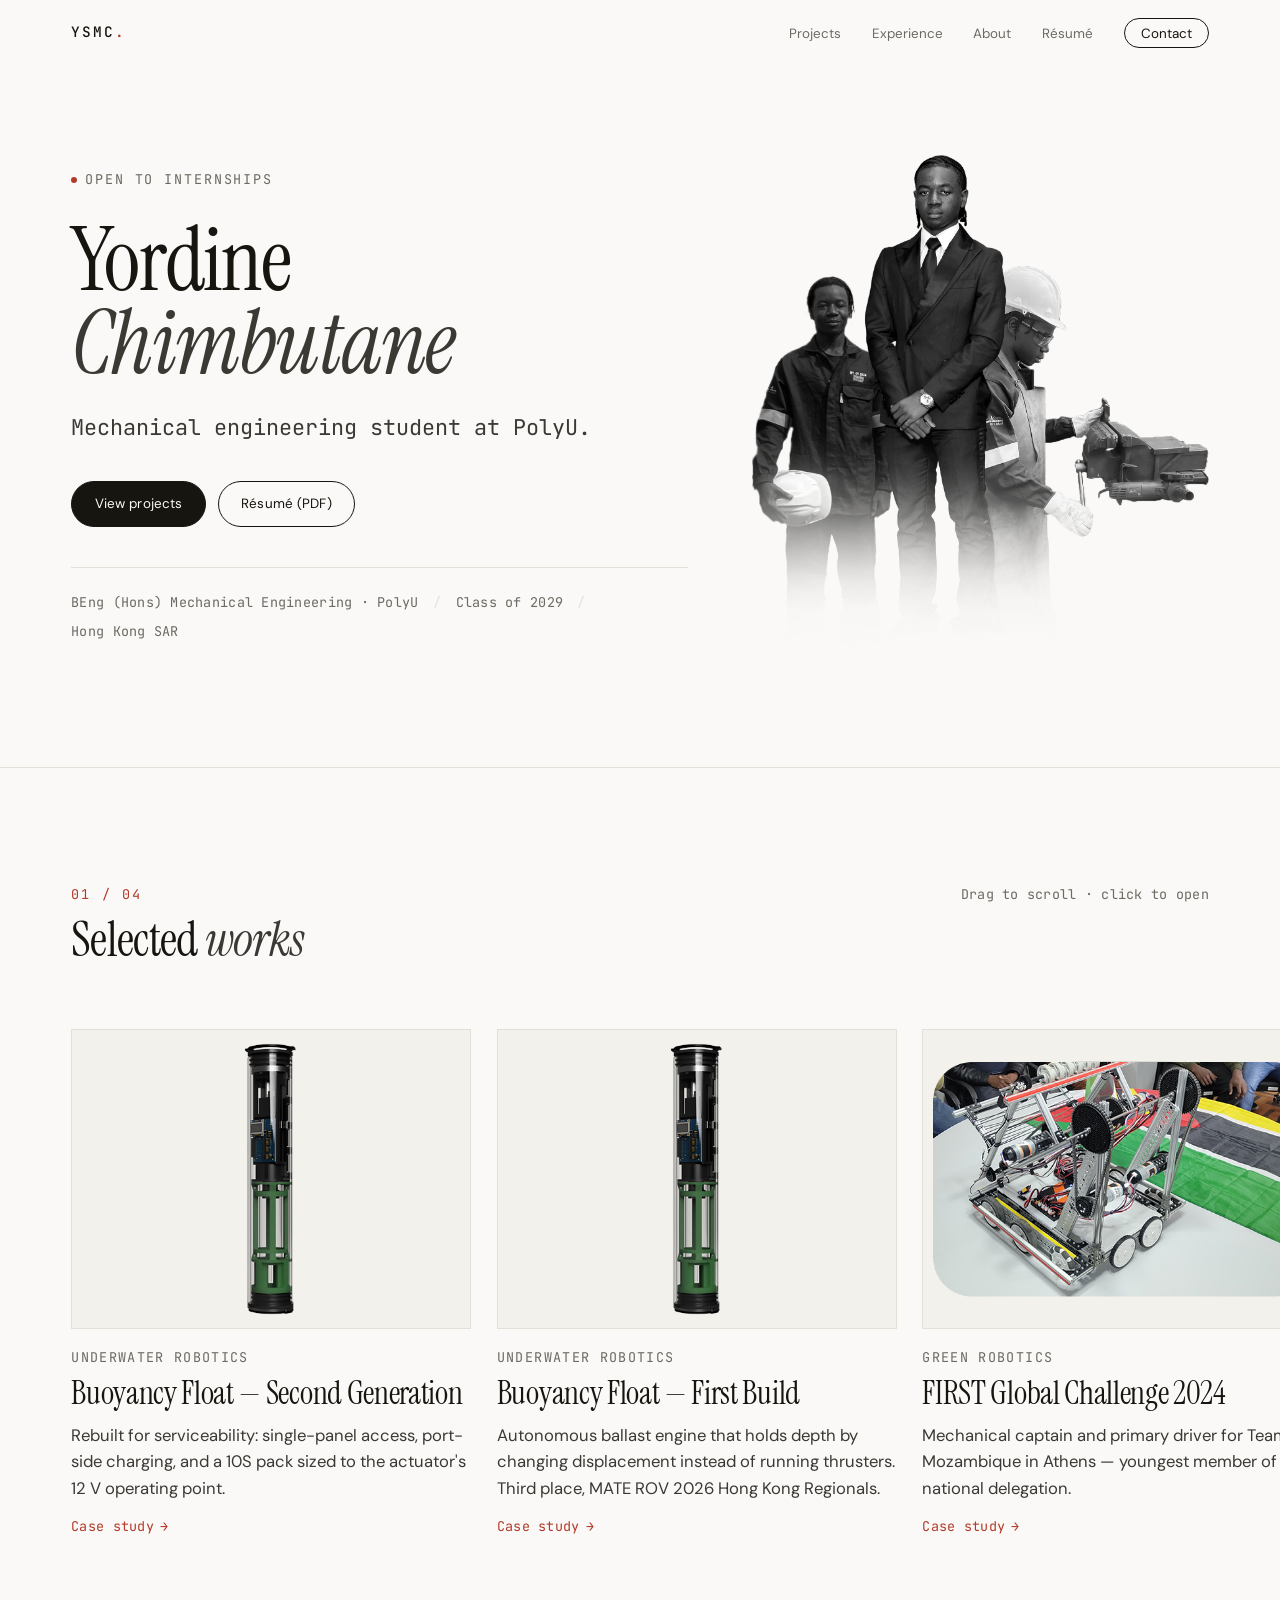
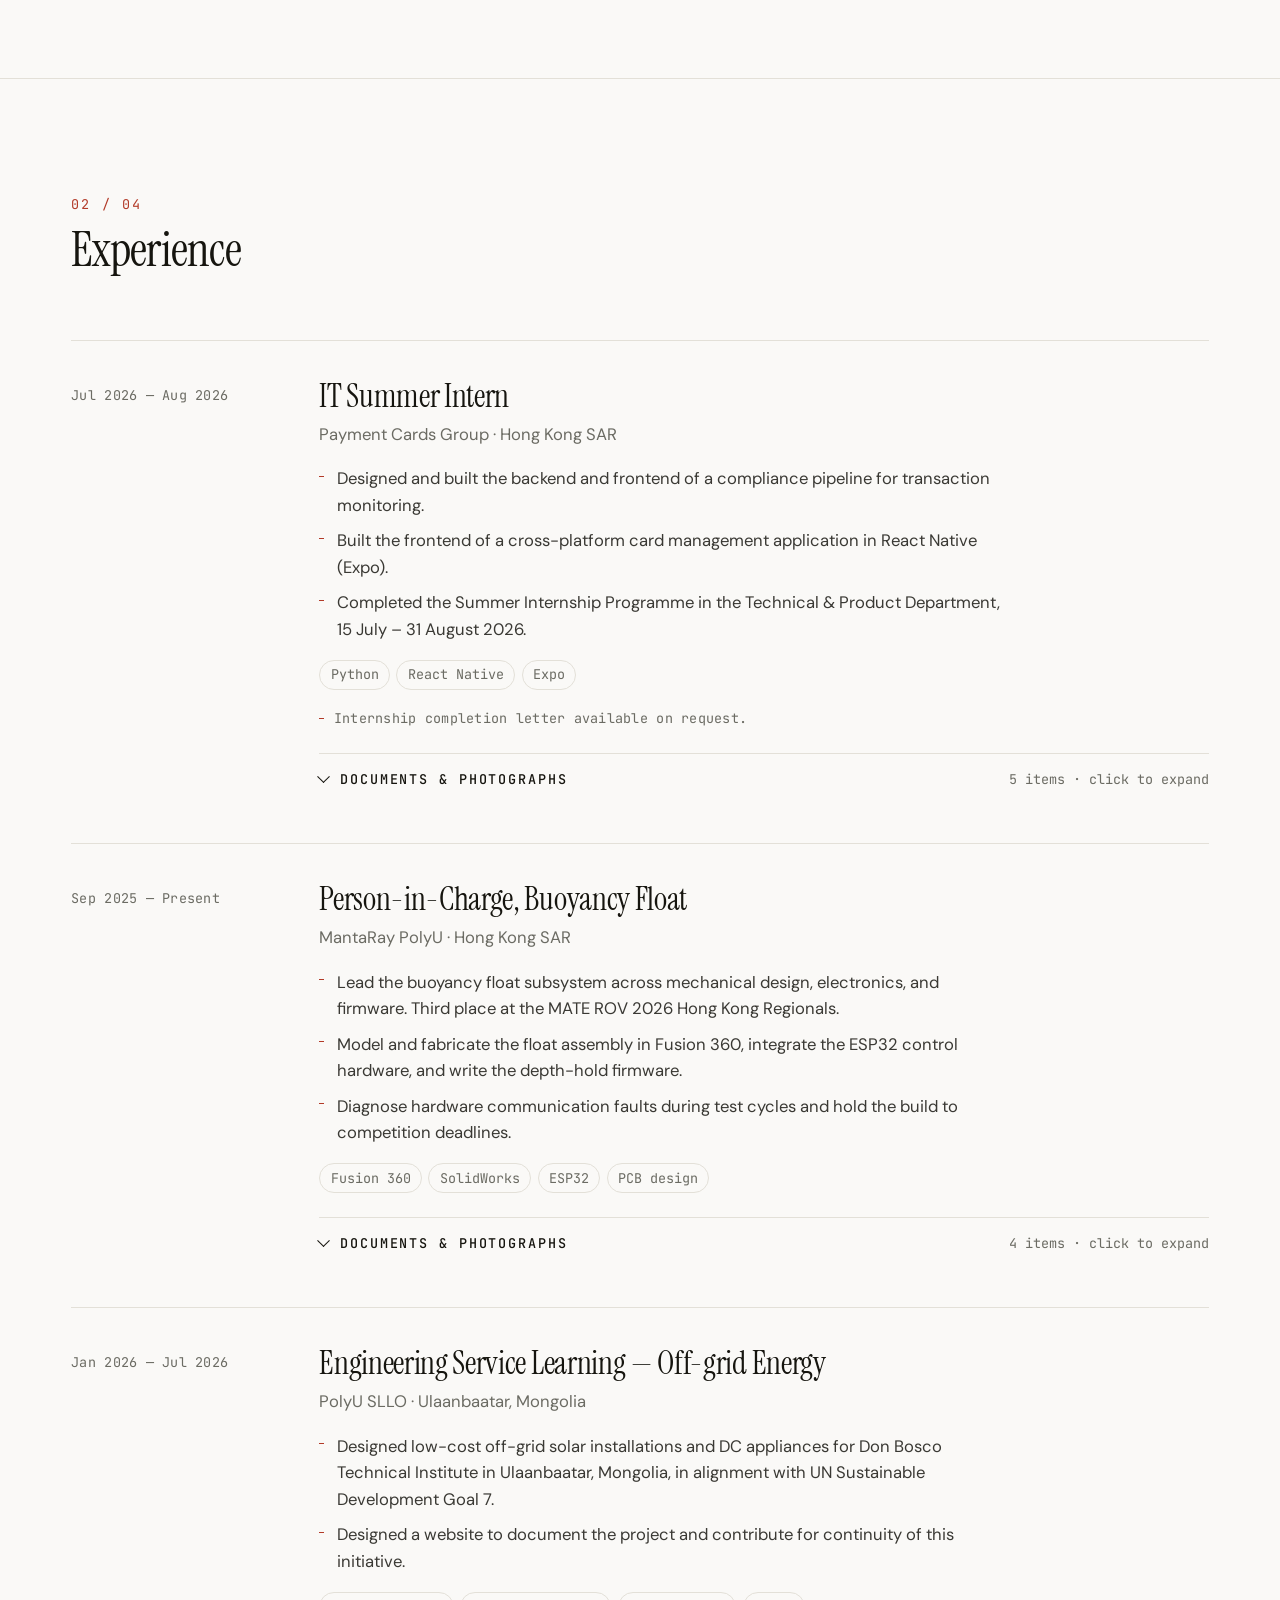
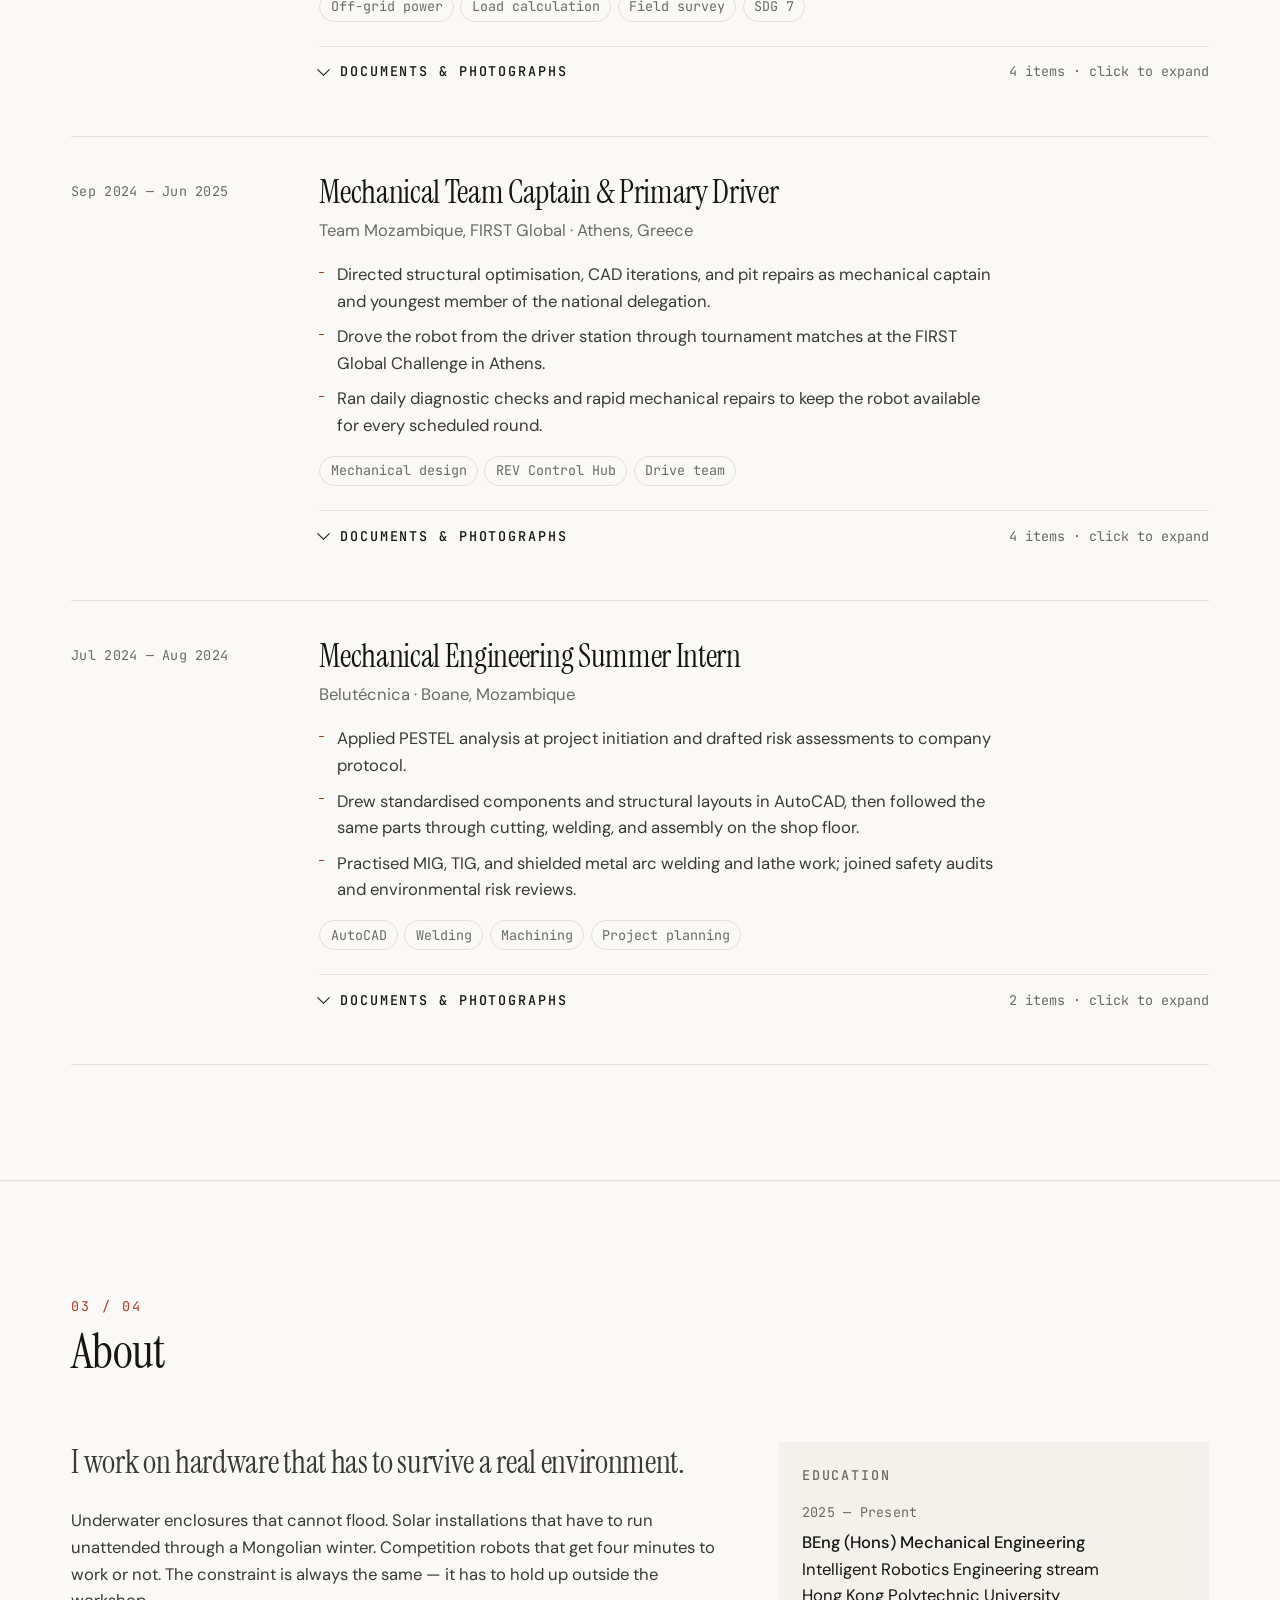
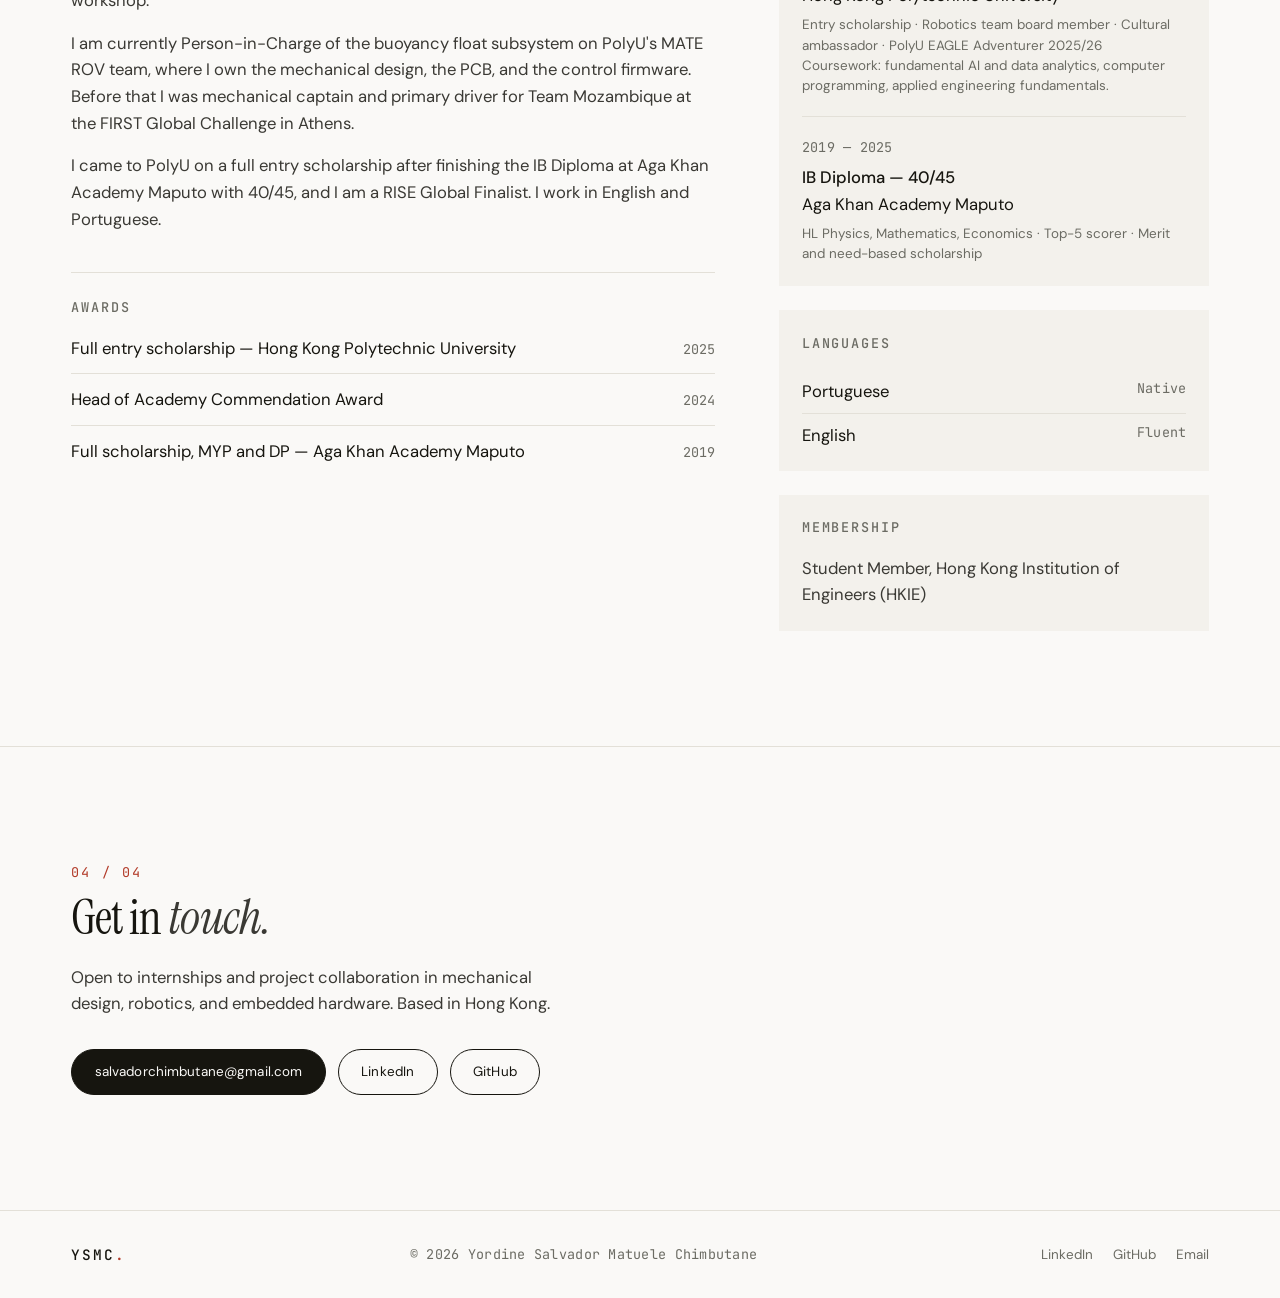
<file: index.html>
<!DOCTYPE html>
<html lang="en">

<head>
    <meta charset="UTF-8" />
    <meta name="viewport" content="width=device-width, initial-scale=1.0" />
    <title>Yordine Chimbutane — Mechanical Engineering Student</title>
    <meta name="description"
        content="Mechanical engineering student at Hong Kong PolyU. Underwater robotics, embedded control, and off-grid energy hardware." />
    <link rel="stylesheet" href="style.css" />
    <link rel="preconnect" href="https://fonts.googleapis.com" />
    <link rel="preconnect" href="https://fonts.gstatic.com" crossorigin />
    <link
        href="https://fonts.googleapis.com/css2?family=DM+Sans:ital,opsz,wght@0,9..40,300..600;1,9..40,300..500&family=Instrument+Serif:ital@0;1&family=JetBrains+Mono:wght@400;500&display=swap"
        rel="stylesheet" />
</head>

<body>

    <a href="#main" class="skip-link">Skip to content</a>

    <!-- ══════════════════ NAVIGATION ══════════════════ -->
    <nav class="navbar" id="navbar">
        <div class="nav-inner wrap">
            <a href="#home" class="nav-logo">YSMC<span class="dot">.</span></a>

            <input type="checkbox" id="menu-toggle" class="menu-toggle visually-hidden" />
            <label for="menu-toggle" class="hamburger" aria-label="Toggle menu">
                <span></span><span></span><span></span>
            </label>

            <ul class="nav-links">
                <li><a href="#projects">Projects</a></li>
                <li><a href="#experience">Experience</a></li>
                <li><a href="#about">About</a></li>
                <li><a href="assets/Yordine-Chimbutane-Resume.pdf" data-resume-link target="_blank" rel="noopener">Résumé</a></li>
                <li><a href="#contact" class="nav-cta">Contact</a></li>
            </ul>
        </div>
    </nav>

    <main id="main">

        <!-- ══════════════════ HERO ══════════════════ -->
        <section class="hero wrap" id="home">
            <div class="hero-inner">

                <div class="hero-left">
                    <div class="badge-wrap">
                        <span class="status-dot"></span>
                        <span class="badge-text">Open to internships</span>
                    </div>

                    <h1 class="hero-heading">
                        <span class="given">Yordine</span>
                        <span class="family">Chimbutane</span>
                    </h1>

                    <p class="hero-tagline">
                        Mechanical engineering student at PolyU.
                    </p>

                    <div class="hero-btns">
                        <a href="#projects" class="btn btn-primary">View projects</a>
                        <a href="assets/Yordine-Chimbutane-Resume.pdf" data-resume-link target="_blank" rel="noopener" class="btn btn-ghost">Résumé
                            (PDF)</a>
                    </div>

                    <div class="hero-meta mono">
                        <span>BEng (Hons) Mechanical Engineering · PolyU</span>
                        <span class="sep">/</span>
                        <span>Class of 2029</span>
                        <span class="sep">/</span>
                        <span>Hong Kong SAR</span>
                    </div>
                </div>

                <div class="hero-right">
                    <div class="profile-frame">
                        <img src="assets/hero-portrait.png" width="1469" height="1600"
                            alt="Yordine Chimbutane, shown three times: in formal dress, in workshop coveralls, and machining in a welding apron"
                            class="profile-img" />
                    </div>
                </div>

            </div>
        </section>

        <!-- ══════════════════ PROJECTS ══════════════════ -->
        <section class="section" id="projects">
            <div class="wrap">
                <div class="section-header">
                    <div>
                        <span class="section-tag">01 / 04</span>
                        <h2 class="section-title">Selected <em>works</em></h2>
                    </div>
                    <p class="section-note mono">Drag to scroll · click to open</p>
                </div>
            </div>

            <div class="projects-scroll" id="projectsScroll">

                <!-- ─── FLOAT v2 ─────────────────────────────── -->
                <article class="project-card" data-key="float-v2" role="button" tabindex="0" aria-haspopup="dialog">
                    <div class="project-thumb-frame">
                        <img src="assets/Projects/FLOAT/product.png" alt="Buoyancy float assembly, second generation"
                            class="project-thumb" loading="lazy" />
                    </div>
                    <div class="project-card-info">
                        <span class="project-tag">Underwater robotics</span>
                        <h3>Buoyancy Float — Second Generation</h3>
                        <p>Rebuilt for serviceability: single-panel access, port-side charging, and a 10S pack sized to
                            the actuator's 12&nbsp;V operating point.</p>
                        <span class="project-open mono">Case study <span class="arrow">→</span></span>
                    </div>

                    <div class="project-modal-data" hidden>
                        <span class="case-eyebrow">Underwater robotics</span>
                        <h3>Buoyancy Float — Second Generation</h3>

                        <div class="case-meta">
                            <span>SolidWorks</span><span>Fusion 360</span><span>ESP32</span><span>PCB
                                design</span>
                        </div>

                        <dl class="case-facts">
                            <div>
                                <dt>Role</dt>
                                <dd>Person-in-Charge</dd>
                            </div>
                            <div>
                                <dt>Team</dt>
                                <dd>MantaRay PolyU</dd>
                            </div>
                            <div>
                                <dt>Timeline</dt>
                                <dd>Dec 2025 – present</dd>
                            </div>
                            <div>
                                <dt>Status</dt>
                                <dd>In development</dd>
                            </div>
                        </dl>

                        <img src="assets/Projects/FLOAT/team.jpg" alt="Buoyancy float team at work" class="case-hero"
                            loading="lazy" />

                        <div class="case-block">
                            <h4>Problem</h4>
                            <ul>
                                <li>Reaching any critical component meant removing five to eight screws, so routine
                                    maintenance was slow.</li>
                                <li>Recharging required pulling the battery pack, which broke the waterproof seal on
                                    every cycle and put the enclosure's integrity at risk.</li>
                            </ul>
                        </div>

                        <div class="case-block">
                            <h4>What changed</h4>
                            <ul>
                                <li><strong>Sealed charging.</strong> Redesigned the PCB to route charge current from an
                                    external port to the onboard cells. The hull now stays closed between runs.</li>
                                <li><strong>Repacked the battery.</strong> Replaced the 8S2P arrangement with ten cells
                                    in series, holding the actuator at the 12&nbsp;V it needs while keeping current
                                    headroom.</li>
                                <li><strong>Access.</strong> Reorganised the internal layout so serviceable components
                                    sit behind a single panel.</li>
                            </ul>
                        </div>

                        <div class="case-block">
                            <h4>Next</h4>
                            <p>In development for the 2027 MATE ROV season, targeting full points on the float task.</p>
                        </div>

                        <div class="case-links">
                            <a href="https://github.com/yr08ii" target="_blank" rel="noopener"
                                class="btn btn-ghost">GitHub
                                →</a>
                        </div>

                        <div data-media="files" data-key="float-v2"></div>

                        <!-- Photographs of the second-generation build go in a .case-gallery block
                             here, matching the one in the first-build case study below. -->
                    </div>
                </article>

                <!-- ─── FLOAT v1 ─────────────────────────────── -->
                <article class="project-card" data-key="float-v1" role="button" tabindex="0" aria-haspopup="dialog">
                    <div class="project-thumb-frame">
                        <img src="assets/Projects/FLOAT/product.png" alt="Buoyancy float, first build"
                            class="project-thumb" loading="lazy" />
                    </div>
                    <div class="project-card-info">
                        <span class="project-tag">Underwater robotics</span>
                        <h3>Buoyancy Float — First Build</h3>
                        <p>Autonomous ballast engine that holds depth by changing displacement instead of running
                            thrusters. Third place, MATE ROV 2026 Hong Kong Regionals.</p>
                        <span class="project-open mono">Case study <span class="arrow">→</span></span>
                    </div>

                    <div class="project-modal-data" hidden>
                        <span class="case-eyebrow">Underwater robotics</span>
                        <h3>Buoyancy Float — First Build</h3>

                        <div class="case-meta">
                            <span>SolidWorks</span><span>Fusion 360</span><span>ESP32</span><span>Arduino</span><span>PCB design</span>
                        </div>

                        <dl class="case-facts">
                            <div>
                                <dt>Role</dt>
                                <dd>Person-in-Charge</dd>
                            </div>
                            <div>
                                <dt>Team</dt>
                                <dd>MantaRay PolyU</dd>
                            </div>
                            <div>
                                <dt>Timeline</dt>
                                <dd>Sep – Dec 2025</dd>
                            </div>
                            <div>
                                <dt>Result</dt>
                                <dd>3rd — MATE ROV 2026 HK Regionals</dd>
                            </div>
                        </dl>

                        <img src="assets/Projects/FLOAT/team.jpg" alt="Buoyancy float assembly" class="case-hero"
                            loading="lazy" />

                        <div class="case-block">
                            <h4>What it does</h4>
                            <p>A motorised ballast system that changes its internal volume to control depth. Holding
                                position by displacement rather than by running thrusters removes the constant power
                                draw of station-keeping, which is what sets the ROV's endurance on a long dive.</p>
                        </div>

                        <div class="case-block">
                            <h4>Build</h4>
                            <ul>
                                <li><strong>Mechanical.</strong> Watertight enclosure with custom O-ring grooves and a
                                    twist-action power mechanism, modelled in SolidWorks and Fusion 360 to hold its seal
                                    under hydrostatic pressure at depth.</li>
                                <li><strong>Electronics.</strong> Custom PCB distributing power and routing an ESP32 to
                                    the pressure sensor and motor driver, replacing a loose wiring harness and cutting
                                    the electronics footprint.</li>
                                <li><strong>Control.</strong> Arduino firmware. A bang-bang loop on pressure-derived depth
                                    drives the ballast motor to hold a setpoint against currents.</li>
                            </ul>
                        </div>

                        <div class="case-block">
                            <h4>Outcome</h4>
                            <p>Ran through every competition heat without a flood or a reset. Third place at the MATE
                                ROV
                                2026 Hong Kong Regionals. The same approach applies to long-duration survey work, where
                                power spent on depth-keeping is power not spent on the mission.</p>
                        </div>

                        <!-- ─── GALLERY ─── -->
                        <div data-media="gallery" data-key="float-v1"></div>

                        <div data-media="files" data-key="float-v1"></div>

                        <div class="case-links">
                            <a href="https://github.com/yr08ii" target="_blank" rel="noopener"
                                class="btn btn-ghost">GitHub
                                →</a>
                        </div>
                    </div>
                </article>

                <!-- ─── FIRST GLOBAL 2024 ────────────────────── -->
                <article class="project-card" data-key="first-global-2024" role="button" tabindex="0" aria-haspopup="dialog">
                    <div class="project-thumb-frame">
                        <img src="assets/Projects/FIRST/product.png"
                            alt="Team Mozambique's robot, FIRST Global Challenge 2024" class="project-thumb"
                            loading="lazy" />
                    </div>
                    <div class="project-card-info">
                        <span class="project-tag">Green robotics</span>
                        <h3>FIRST Global Challenge 2024</h3>
                        <p>Mechanical captain and primary driver for Team Mozambique in Athens — youngest member of the
                            national delegation.</p>
                        <span class="project-open mono">Case study <span class="arrow">→</span></span>
                    </div>

                    <div class="project-modal-data" hidden>
                        <span class="case-eyebrow">Green robotics</span>
                        <h3>FIRST Global Challenge 2024</h3>

                        <div class="case-meta">
                            <span>Mechanical design</span><span>REV Control Hub</span><span>Drive
                                team</span><span>Athens</span>
                        </div>

                        <dl class="case-facts">
                            <div>
                                <dt>Role</dt>
                                <dd>Mechanical captain · Primary driver</dd>
                            </div>
                            <div>
                                <dt>Team</dt>
                                <dd>Team Mozambique</dd>
                            </div>
                            <div>
                                <dt>Timeline</dt>
                                <dd>Sep 2024 – Jun 2025</dd>
                            </div>
                            <div>
                                <dt>Event</dt>
                                <dd>Athens, Greece</dd>
                            </div>
                        </dl>

                        <img src="assets/Projects/FIRST/team.jpeg" alt="Team Mozambique at the FIRST Global Challenge"
                            class="case-hero" loading="lazy" />

                        <div class="case-block">
                            <h4>Context</h4>
                            <p>FIRST Global runs one robotics competition a year, with a single national team from each
                                participating country and a common kit of parts. The 2024 edition was held in Athens on
                                the theme of food security. Team Mozambique built and tested in Maputo with Stemmoz,
                                then
                                competed in the tournament's alliance format alongside other national teams.</p>
                        </div>

                        <div class="case-block">
                            <h4>My role</h4>
                            <ul>
                                <li><strong>Mechanical captain.</strong> Ran structural optimisation and CAD iterations
                                    through the build season, keeping the robot inside competition specification.</li>
                                <li><strong>Primary driver.</strong> Operated the robot from the driver station across
                                    tournament matches, playing in alliances drawn against other national teams.</li>
                                <li><strong>Pit crew.</strong> Daily diagnostic checks and between-match repairs to keep
                                    the robot available for every scheduled round.</li>
                            </ul>
                        </div>

                        <div class="case-block">
                            <h4>The robot</h4>
                            <p>Built on the FIRST Global kit: REV Control Hub and Expansion Hub, HD Hex motors, a
                                chain-driven vertical lift, and a compliant-wheel intake sized for the field's game
                                elements.</p>
                        </div>

                        <!-- TODO (Yordine): add the delegation's final ranking and any awards
                             here if you want them stated. Left out deliberately — not verified. -->

                        <div data-media="files" data-key="first-global-2024"></div>

                        <!-- ─── GALLERY ─── -->
                        <div data-media="gallery" data-key="first-global-2024"></div>
                    </div>
                </article>

            </div><!-- /.projects-scroll -->
        </section>

        <!-- ══════════════════ EXPERIENCE ══════════════════ -->
        <section class="section" id="experience">
            <div class="wrap">
                <div class="section-header">
                    <div>
                        <span class="section-tag">02 / 04</span>
                        <h2 class="section-title">Experience</h2>
                    </div>
                </div>

                <div class="timeline">

                    <div class="timeline-item" data-key="payment-cards-group">
                        <div class="timeline-date mono">Jul 2026 — Aug 2026</div>
                        <div class="timeline-content">
                            <h3 class="timeline-role">IT Summer Intern</h3>
                            <span class="timeline-company">Payment Cards Group · Hong Kong SAR</span>
                            <ul class="timeline-list">
                                <li>Designed and built the backend and frontend of a compliance pipeline for
                                    transaction monitoring.</li>
                                <li>Built the frontend of a cross-platform card management application in React
                                    Native (Expo).</li>
                                <li>Completed the Summer Internship Programme in the Technical &amp; Product
                                    Department, 15&nbsp;July – 31&nbsp;August 2026.</li>
                            </ul>
                            <div class="timeline-tags">
                                <span>Python</span><span>React Native</span><span>Expo</span>
                            </div>

                            <p class="timeline-note mono">Internship completion letter available on request.</p>

                            <div data-media="files" data-key="payment-cards-group"></div>
                        </div>
                    </div>


                    <div class="timeline">

                        <div class="timeline-item" data-key="mantaray-float">
                            <div class="timeline-date mono">Sep 2025 — Present</div>
                            <div class="timeline-content">
                                <h3 class="timeline-role">Person-in-Charge, Buoyancy Float</h3>
                                <span class="timeline-company">MantaRay PolyU · Hong Kong SAR</span>
                                <ul class="timeline-list">
                                    <li>Lead the buoyancy float subsystem across mechanical design, electronics, and
                                        firmware. Third place at the MATE ROV 2026 Hong Kong Regionals.</li>
                                    <li>Model and fabricate the float assembly in Fusion 360, integrate the
                                        ESP32 control hardware, and write the depth-hold firmware.</li>
                                    <li>Diagnose hardware communication faults during test cycles and hold the build to
                                        competition deadlines.</li>
                                </ul>
                                <div class="timeline-tags">
                                    <span>Fusion
                                        360</span><span>SolidWorks</span><span>ESP32</span><span>PCB
                                        design</span>
                                </div>

                                <div data-media="files" data-key="mantaray-float"></div>
                            </div>
                        </div>

                        <div class="timeline-item" data-key="polyu-mongolia">
                            <div class="timeline-date mono">Jan 2026 — Jul 2026</div>
                            <div class="timeline-content">
                                <h3 class="timeline-role">Engineering Service Learning — Off-grid Energy</h3>
                                <span class="timeline-company">PolyU SLLO · Ulaanbaatar, Mongolia</span>
                                <ul class="timeline-list">
                                    <li>Designed low-cost off-grid solar installations and DC appliances for
                                        Don Bosco Technical Institute in Ulaanbaatar, Mongolia, in alignment with UN
                                        Sustainable Development Goal 7.</li>
                                    <li>Designed a website to document the project and contribute for continuity of this
                                        initiative.</li>
                                </ul>
                                <div class="timeline-tags">
                                    <span>Off-grid power</span><span>Load calculation</span><span>Field
                                        survey</span><span>SDG 7</span>
                                </div>

                                <div data-media="files" data-key="polyu-mongolia"></div>
                            </div>
                        </div>

                        <div class="timeline-item" data-key="first-global">
                            <div class="timeline-date mono">Sep 2024 — Jun 2025</div>
                            <div class="timeline-content">
                                <h3 class="timeline-role">Mechanical Team Captain &amp; Primary Driver</h3>
                                <span class="timeline-company">Team Mozambique, FIRST Global · Athens, Greece</span>
                                <ul class="timeline-list">
                                    <li>Directed structural optimisation, CAD iterations, and pit repairs as
                                        mechanical
                                        captain and youngest member of the national delegation.</li>
                                    <li>Drove the robot from the driver station through tournament matches at the FIRST
                                        Global Challenge in Athens.</li>
                                    <li>Ran daily diagnostic checks and rapid mechanical repairs to keep the robot
                                        available
                                        for every scheduled round.</li>
                                </ul>
                                <div class="timeline-tags">
                                    <span>Mechanical design</span><span>REV Control Hub</span><span>Drive team</span>
                                </div>

                                <div data-media="files" data-key="first-global"></div>
                            </div>
                        </div>

                        <div class="timeline-item" data-key="belutecnica">
                            <div class="timeline-date mono">Jul 2024 — Aug 2024</div>
                            <div class="timeline-content">
                                <h3 class="timeline-role">Mechanical Engineering Summer Intern</h3>
                                <span class="timeline-company">Belutécnica · Boane, Mozambique</span>
                                <ul class="timeline-list">
                                    <li>Applied PESTEL analysis at project initiation and drafted risk assessments
                                        to company protocol.</li>
                                    <li>Drew standardised components and structural layouts in AutoCAD, then followed
                                        the
                                        same parts through cutting, welding, and assembly on the shop floor.</li>
                                    <li>Practised MIG, TIG, and shielded metal arc welding and lathe work; joined safety
                                        audits and environmental risk reviews.</li>
                                </ul>
                                <div class="timeline-tags">
                                    <span>AutoCAD</span><span>Welding</span><span>Machining</span><span>Project
                                        planning</span>
                                </div>

                                <div data-media="files" data-key="belutecnica"></div>
                            </div>
                        </div>

                    </div>
                </div>
            </div>
        </section>

        <!-- ══════════════════ ABOUT ══════════════════ -->
        <section class="section" id="about">
            <div class="wrap">
                <div class="section-header">
                    <div>
                        <span class="section-tag">03 / 04</span>
                        <h2 class="section-title">About</h2>
                    </div>
                </div>

                <div class="about-grid">
                    <div class="about-text">
                        <p class="about-lead">I work on hardware that has to survive a real environment.</p>

                        <p>Underwater enclosures that cannot flood. Solar installations that have to run unattended
                            through a Mongolian winter. Competition robots that get four minutes to work or not. The
                            constraint is always the same — it has to hold up outside the workshop.</p>

                        <p>I am currently Person-in-Charge of the buoyancy float subsystem on PolyU's MATE ROV team,
                            where I own the mechanical design, the PCB, and the control firmware. Before that I was
                            mechanical captain and primary driver for Team Mozambique at the FIRST Global Challenge in
                            Athens.</p>

                        <p>I came to PolyU on a full entry scholarship after finishing the IB Diploma at Aga Khan
                            Academy
                            Maputo with 40/45, and I am a RISE Global Finalist. I work in English and Portuguese.</p>

                        <div class="about-awards">
                            <h4>Awards</h4>
                            <ul>
                                <li><span>Full entry scholarship — Hong Kong Polytechnic University</span><span
                                        class="year">2025</span></li>
                                <li><span>Head of Academy Commendation Award</span><span class="year">2024</span></li>
                                <li><span>Full scholarship, MYP and DP — Aga Khan Academy Maputo</span><span
                                        class="year">2019</span></li>
                            </ul>
                        </div>
                    </div>

                    <aside class="about-sidebar">
                        <div class="sidebar-card">
                            <h4>Education</h4>
                            <div class="edu-item">
                                <span class="mono">2025 — Present</span>
                                <p><strong>BEng (Hons) Mechanical Engineering</strong><br />Intelligent Robotics Engineering stream<br />Hong Kong Polytechnic
                                    University</p>
                                <span class="edu-note">Entry scholarship · Robotics team board member · Cultural
                                    ambassador · PolyU EAGLE Adventurer 2025/26<br />Coursework: fundamental AI and data
                                    analytics, computer programming, applied engineering fundamentals.</span>
                            </div>
                            <div class="edu-item">
                                <span class="mono">2019 — 2025</span>
                                <p><strong>IB Diploma — 40/45</strong><br />Aga Khan Academy Maputo</p>
                                <span class="edu-note">HL Physics, Mathematics, Economics · Top-5 scorer · Merit and
                                    need-based scholarship</span>
                            </div>
                        </div>

                        <div class="sidebar-card">
                            <h4>Languages</h4>
                            <div class="lang-row"><span>Portuguese</span><span class="mono">Native</span></div>
                            <div class="lang-row"><span>English</span><span class="mono">Fluent</span></div>
                        </div>

                        <div class="sidebar-card">
                            <h4>Membership</h4>
                            <p>Student Member, Hong Kong Institution of Engineers (HKIE)</p>
                        </div>
                    </aside>
                </div>
            </div>
        </section>

        <!-- ══════════════════ CONTACT ══════════════════ -->
        <section class="section" id="contact">
            <div class="wrap">
                <span class="section-tag">04 / 04</span>
                <h2 class="contact-heading">Get in <em>touch.</em></h2>
                <p class="contact-sub">Open to internships and project collaboration in mechanical design, robotics, and
                    embedded hardware. Based in Hong Kong.</p>
                <div class="contact-links">
                    <a href="mailto:salvadorchimbutane@gmail.com"
                        class="btn btn-primary">salvadorchimbutane@gmail.com</a>
                    <a href="https://www.linkedin.com/in/yordine-chimbutane-25546b345" target="_blank" rel="noopener"
                        class="btn btn-ghost">LinkedIn</a>
                    <a href="https://github.com/yr08ii" target="_blank" rel="noopener" class="btn btn-ghost">GitHub</a>
                </div>
            </div>
        </section>

    </main>

    <!-- ══════════════════ FOOTER ══════════════════ -->
    <footer class="footer">
        <div class="footer-inner wrap">
            <a href="#home" class="nav-logo">YSMC<span class="dot">.</span></a>
            <p class="footer-copy mono">© 2026 Yordine Salvador Matuele Chimbutane</p>
            <div class="footer-socials">
                <a href="https://www.linkedin.com/in/yordine-chimbutane-25546b345" target="_blank"
                    rel="noopener">LinkedIn</a>
                <a href="https://github.com/yr08ii" target="_blank" rel="noopener">GitHub</a>
                <a href="mailto:salvadorchimbutane@gmail.com">Email</a>
            </div>
        </div>
    </footer>

    <!-- ══════════════════ CASE-STUDY OVERLAY ══════════════════ -->
    <div class="canvas-backdrop" id="projectModal" role="dialog" aria-modal="true" aria-label="Project case study"
        hidden>
        <div class="canvas-panel">
            <button class="canvas-close" id="modalClose" aria-label="Close case study">&#x2715;</button>
            <div class="canvas-body" id="modalScroll"></div>
        </div>
    </div>

    <!-- ══════════════════ FILE VIEWER ══════════════════ -->
    <!-- Shared by the attachment cards in the experience timeline and the
         "Production files" drawers inside a case study. Layered above the
         case-study overlay so it can be opened from inside one. -->
    <div class="viewer-backdrop" id="fileViewer" role="dialog" aria-modal="true" aria-labelledby="viewerTitle" hidden>
        <div class="viewer-panel">
            <div class="viewer-head">
                <div>
                    <span class="viewer-kind mono" id="viewerKind"></span>
                    <h3 class="viewer-title" id="viewerTitle"></h3>
                </div>
                <div class="viewer-actions">
                    <a class="btn btn-ghost" id="viewerOpen" href="#" target="_blank" rel="noopener">
                        <span class="viewer-open-label">Open in new tab</span> ↗</a>
                    <button class="viewer-close" id="viewerClose" aria-label="Close file">&#x2715;</button>
                </div>
            </div>
            <div class="viewer-stage" id="viewerStage"></div>
            <div class="viewer-foot" id="viewerFoot">
                <p class="viewer-note" id="viewerNote"></p>
            </div>
        </div>
    </div>

    <script src="index.js"></script>
</body>

</html>
</file>
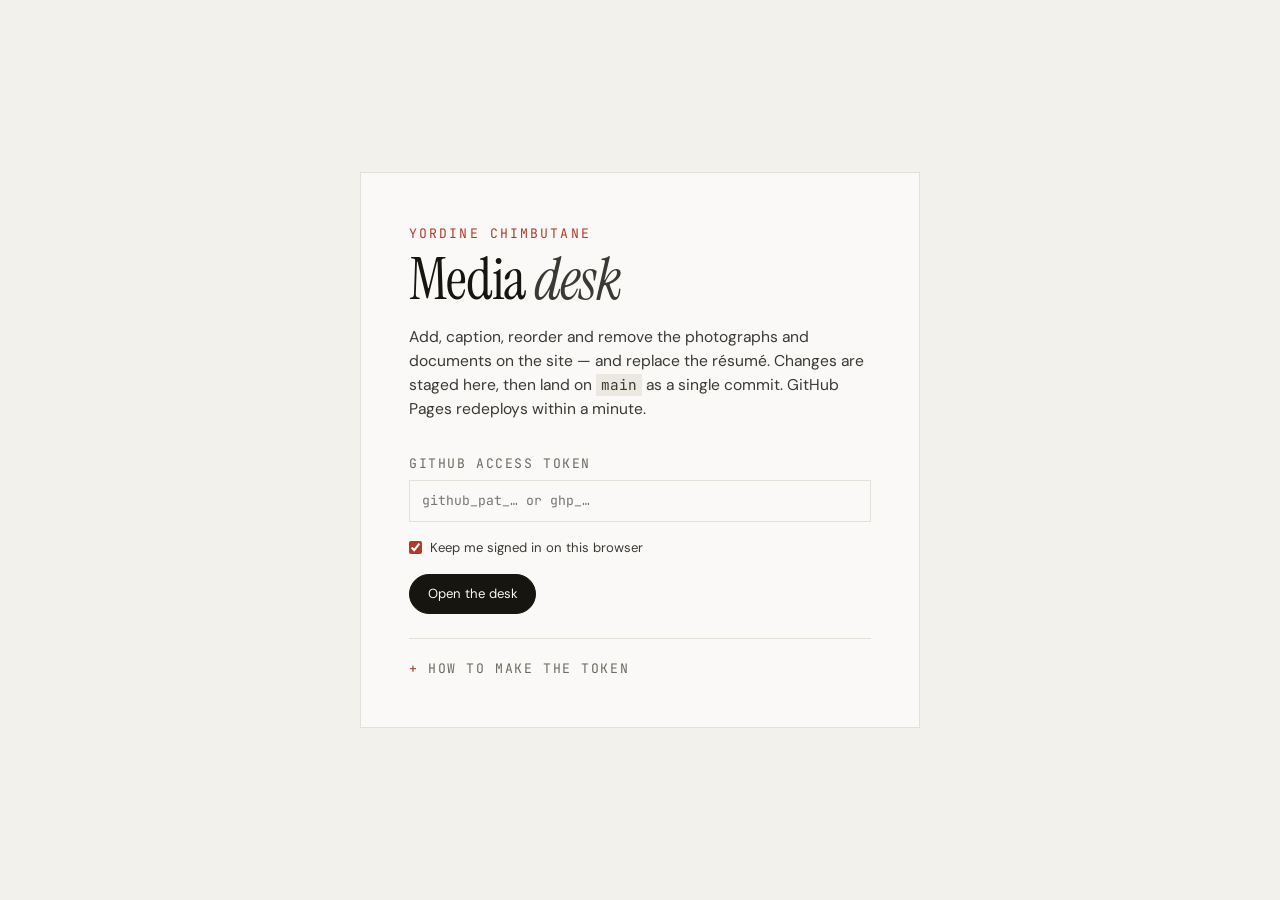
<file: admin/index.html>
<!DOCTYPE html>
<html lang="en">

<head>
    <meta charset="UTF-8" />
    <meta name="viewport" content="width=device-width, initial-scale=1.0" />
    <meta name="robots" content="noindex, nofollow" />
    <title>Media desk — Yordine Chimbutane</title>
    <link rel="stylesheet" href="admin.css" />
    <link rel="preconnect" href="https://fonts.googleapis.com" />
    <link rel="preconnect" href="https://fonts.gstatic.com" crossorigin />
    <link
        href="https://fonts.googleapis.com/css2?family=DM+Sans:ital,opsz,wght@0,9..40,300..600;1,9..40,300..500&family=Instrument+Serif:ital@0;1&family=JetBrains+Mono:wght@400;500&display=swap"
        rel="stylesheet" />
</head>

<body>

    <!-- ══════════════════ GATE ══════════════════ -->
    <!-- Shown until a working token is in hand. -->
    <section class="gate" id="gate">
        <div class="gate-panel">
            <span class="eyebrow">Yordine Chimbutane</span>
            <h1 class="gate-title">Media <em>desk</em></h1>
            <p class="gate-lead">Add, caption, reorder and remove the photographs and documents on the
                site — and replace the résumé. Changes are staged here, then land on
                <code>main</code> as a single commit. GitHub Pages redeploys within a minute.</p>

            <form class="gate-form" id="gateForm" autocomplete="off">
                <label class="field">
                    <span class="field-label">GitHub access token</span>
                    <input type="password" id="tokenInput" class="field-input mono"
                        placeholder="github_pat_… or ghp_…" spellcheck="false" autocomplete="off" required />
                </label>

                <label class="check">
                    <input type="checkbox" id="rememberToken" checked />
                    <span>Keep me signed in on this browser</span>
                </label>

                <button type="submit" class="btn btn-primary" id="gateSubmit">Open the desk</button>
                <p class="gate-error" id="gateError" hidden></p>
            </form>

            <details class="gate-help">
                <summary>How to make the token</summary>
                <ol>
                    <li>Go to <a href="https://github.com/settings/personal-access-tokens/new" target="_blank"
                            rel="noopener">github.com → Settings → Developer settings → Fine-grained tokens</a>.</li>
                    <li>Repository access: <strong>Only select repositories</strong> →
                        <code>Yordine-Salvador-Chimbutane</code>.</li>
                    <li>Permissions → Repository permissions → <strong>Contents: Read and write</strong>. Nothing
                        else.</li>
                    <li>Set an expiry you are comfortable with, generate it, and paste it above.</li>
                </ol>
                <p class="note">The token is held in this browser only (<code>localStorage</code>) and is sent
                    nowhere but <code>api.github.com</code>. Anyone who can use this browser profile can use it, so
                    on a shared machine leave the box unticked and use <strong>Sign out</strong> when you finish.
                </p>
            </details>
        </div>
    </section>

    <!-- ══════════════════ DESK ══════════════════ -->
    <div class="desk" id="desk" hidden>

        <header class="masthead">
            <div class="masthead-left">
                <span class="wordmark">YSMC<span class="dot">.</span></span>
                <span class="masthead-sep">/</span>
                <span class="mono masthead-repo" id="repoLabel"></span>
            </div>
            <div class="masthead-right">
                <a class="ghost-link mono" id="siteLink" href="../index.html" target="_blank" rel="noopener">View
                    site ↗</a>
                <button class="ghost-link mono" id="reloadBtn" type="button">Reload</button>
                <button class="ghost-link mono" id="signOutBtn" type="button">Sign out</button>
            </div>
        </header>

        <div class="desk-body">

            <nav class="rail" id="rail" aria-label="Sections"></nav>

            <main class="pane" id="pane">

                <!-- ─── RÉSUMÉ ─────────────────────────────── -->
                <section class="card" id="resumeCard" data-section="resume">
                    <div class="card-head">
                        <div>
                            <span class="card-tag mono">Document</span>
                            <h2 class="card-title">Résumé</h2>
                        </div>
                    </div>
                    <p class="card-note">Replacing this keeps the same filename, so every link on the site — nav,
                        hero, anywhere else — points at the new file straight away. Visitors get the new one even
                        if they have the old one cached.</p>

                    <div class="resume-row">
                        <div class="resume-meta">
                            <span class="mono resume-path" id="resumePath"></span>
                            <span class="mono resume-stamp" id="resumeStamp"></span>
                        </div>
                        <div class="resume-actions">
                            <a class="btn btn-ghost" id="resumeView" target="_blank" rel="noopener">Open current</a>
                            <label class="btn btn-primary">
                                Replace PDF
                                <input type="file" id="resumeInput" accept="application/pdf,.pdf" hidden />
                            </label>
                        </div>
                    </div>
                    <p class="staged-line" id="resumeStaged" hidden></p>
                </section>

                <!-- Experience and project cards are built by admin.js -->
                <div id="groups"></div>

            </main>
        </div>

        <!-- ─── DOCKET ─────────────────────────────── -->
        <footer class="docket" id="docket">
            <div class="docket-inner">
                <div class="docket-tally">
                    <span class="mono docket-count" id="docketCount">No changes staged</span>
                    <button class="ghost-link mono" id="docketToggle" type="button" hidden>Show list</button>
                </div>
                <div class="docket-actions">
                    <input type="text" class="field-input mono docket-msg" id="commitMsg"
                        placeholder="Commit message" />
                    <button class="btn btn-ghost" id="discardBtn" type="button" disabled>Discard</button>
                    <button class="btn btn-primary" id="publishBtn" type="button" disabled>Publish</button>
                </div>
            </div>
            <div class="docket-list" id="docketList" hidden></div>
            <div class="docket-progress" id="docketProgress" hidden><span></span></div>
        </footer>
    </div>

    <div class="toast" id="toast" hidden></div>

    <script src="admin.js"></script>
</body>

</html>
</file>
<file: style.css>
/* ═══════════════════════════════════════════════
   TOKENS
   ═══════════════════════════════════════════════ */
:root {
    --paper: #FAF9F7;
    --paper-2: #F3F1EC;
    --ink: #16150F;
    --ink-2: #3A3934;
    --muted: #6B6B63;
    --rule: #E3E0D8;
    --accent: #B23A28;

    /* Type scale — fluid, clamped at both ends */
    --step--1: clamp(0.78rem, 0.76rem + 0.1vw, 0.84rem);
    --step-0: clamp(0.95rem, 0.92rem + 0.15vw, 1.05rem);
    --step-1: clamp(1.15rem, 1.08rem + 0.35vw, 1.4rem);
    --step-2: clamp(1.5rem, 1.34rem + 0.8vw, 2.1rem);
    --step-3: clamp(2rem, 1.66rem + 1.7vw, 3.2rem);
    --step-4: clamp(2.8rem, 1.9rem + 4.5vw, 6rem);

    /* Spacing */
    --gutter: clamp(1.25rem, 4vw, 4rem);
    --section-y: clamp(4.5rem, 9vw, 9rem);
    --measure: 62ch;

    --ease: cubic-bezier(0.22, 0.61, 0.36, 1);
}

/* ═══════════════════════════════════════════════
   RESET & BASE
   ═══════════════════════════════════════════════ */
*,
*::before,
*::after {
    margin: 0;
    padding: 0;
    box-sizing: border-box;
}

html {
    font-size: 16px;
    -webkit-text-size-adjust: 100%;
}

@media (prefers-reduced-motion: no-preference) {
    html {
        scroll-behavior: smooth;
    }
}

body {
    background: var(--paper);
    color: var(--ink);
    font-family: 'DM Sans', system-ui, sans-serif;
    font-size: var(--step-0);
    font-weight: 400;
    line-height: 1.6;
    overflow-x: hidden;
    -webkit-font-smoothing: antialiased;
    text-rendering: optimizeLegibility;
}

img {
    display: block;
    max-width: 100%;
    height: auto;
}

a {
    color: inherit;
    text-decoration: none;
}

ul {
    list-style: none;
}

button {
    font: inherit;
    color: inherit;
    background: none;
    border: 0;
    cursor: pointer;
}

:focus-visible {
    outline: 2px solid var(--accent);
    outline-offset: 3px;
    border-radius: 2px;
}

::selection {
    background: var(--accent);
    color: var(--paper);
}

/* Utilities ---------------------------------------------------- */
.mono {
    font-family: 'JetBrains Mono', ui-monospace, monospace;
    font-size: var(--step--1);
    letter-spacing: 0.02em;
}

.serif {
    font-family: 'Instrument Serif', Georgia, serif;
    font-weight: 400;
}

.accent {
    color: var(--accent);
}

.visually-hidden {
    position: absolute;
    width: 1px;
    height: 1px;
    padding: 0;
    overflow: hidden;
    clip: rect(0 0 0 0);
    white-space: nowrap;
    border: 0;
}

.wrap {
    width: 100%;
    max-width: 1240px;
    margin-inline: auto;
    padding-inline: var(--gutter);
}

/* Skip link ---------------------------------------------------- */
.skip-link {
    position: absolute;
    top: 0;
    left: 0;
    z-index: 200;
    padding: 0.75rem 1.25rem;
    background: var(--ink);
    color: var(--paper);
    transform: translateY(-120%);
}

.skip-link:focus {
    transform: translateY(0);
}

/* ═══════════════════════════════════════════════
   NAVIGATION
   ═══════════════════════════════════════════════ */
.navbar {
    position: sticky;
    top: 0;
    z-index: 100;
    background: color-mix(in srgb, var(--paper) 88%, transparent);
    backdrop-filter: saturate(180%) blur(12px);
    border-bottom: 1px solid transparent;
    transition: border-color 0.3s var(--ease);
}

.navbar.scrolled {
    border-bottom-color: var(--rule);
}

.nav-inner {
    display: flex;
    align-items: center;
    justify-content: space-between;
    gap: 1rem;
    min-height: 64px;
}

.nav-logo {
    font-family: 'JetBrains Mono', monospace;
    font-size: 0.9rem;
    font-weight: 500;
    letter-spacing: 0.14em;
}

.nav-logo .dot {
    color: var(--accent);
}

.nav-links {
    display: flex;
    align-items: center;
    gap: clamp(1rem, 2.4vw, 2.25rem);
}

.nav-links a {
    position: relative;
    font-size: var(--step--1);
    color: var(--muted);
    padding-block: 0.35rem;
    transition: color 0.2s var(--ease);
}

.nav-links a::after {
    content: '';
    position: absolute;
    left: 0;
    bottom: 0;
    width: 100%;
    height: 1px;
    background: currentColor;
    transform: scaleX(0);
    transform-origin: left;
    transition: transform 0.28s var(--ease);
}

.nav-links a:hover,
.nav-links a:focus-visible {
    color: var(--ink);
}

.nav-links a:hover::after {
    transform: scaleX(1);
}

.nav-links .nav-cta {
    color: var(--ink);
    border: 1px solid var(--ink);
    border-radius: 999px;
    padding: 0.35rem 1rem;
}

.nav-links .nav-cta::after {
    display: none;
}

.nav-links .nav-cta:hover {
    background: var(--ink);
    color: var(--paper);
}

/* Mobile menu -------------------------------------------------- */
.menu-toggle {
    display: none;
}

.hamburger {
    display: none;
    flex-direction: column;
    justify-content: center;
    gap: 5px;
    width: 40px;
    height: 40px;
    padding: 8px;
    cursor: pointer;
}

.hamburger span {
    display: block;
    height: 1.5px;
    width: 100%;
    background: var(--ink);
    transition: transform 0.3s var(--ease), opacity 0.2s var(--ease);
}

@media (max-width: 760px) {
    .hamburger {
        display: flex;
    }

    .nav-links {
        position: fixed;
        inset: 64px 0 auto 0;
        flex-direction: column;
        align-items: flex-start;
        gap: 0;
        padding: 1rem var(--gutter) 2rem;
        background: var(--paper);
        border-bottom: 1px solid var(--rule);
        transform: translateY(-130%);
        transition: transform 0.35s var(--ease);
    }

    .nav-links li {
        width: 100%;
        border-bottom: 1px solid var(--rule);
    }

    .nav-links li:last-child {
        border-bottom: 0;
        padding-top: 1rem;
    }

    .nav-links a {
        display: block;
        padding-block: 0.9rem;
        font-size: var(--step-0);
    }

    .menu-toggle:checked~.nav-links {
        transform: translateY(0);
    }

    .menu-toggle:checked~.hamburger span:nth-child(1) {
        transform: translateY(6.5px) rotate(45deg);
    }

    .menu-toggle:checked~.hamburger span:nth-child(2) {
        opacity: 0;
    }

    .menu-toggle:checked~.hamburger span:nth-child(3) {
        transform: translateY(-6.5px) rotate(-45deg);
    }
}

/* ═══════════════════════════════════════════════
   HERO
   ═══════════════════════════════════════════════ */
.hero {
    padding-block: clamp(3rem, 7vw, 6rem) var(--section-y);
}

.hero-inner {
    display: grid;
    grid-template-columns: minmax(0, 1.35fr) minmax(0, 1fr);
    align-items: center;
    gap: clamp(2rem, 5vw, 5rem);
}

.badge-wrap {
    display: inline-flex;
    align-items: center;
    gap: 0.5rem;
    margin-bottom: 1.75rem;
}

.status-dot {
    width: 6px;
    height: 6px;
    border-radius: 50%;
    background: var(--accent);
}

.badge-text {
    font-family: 'JetBrains Mono', monospace;
    font-size: var(--step--1);
    letter-spacing: 0.14em;
    text-transform: uppercase;
    color: var(--muted);
}

.hero-heading {
    font-family: 'Instrument Serif', Georgia, serif;
    font-weight: 400;
    font-size: var(--step-4);
    line-height: 0.94;
    letter-spacing: -0.02em;
}

.hero-heading .given {
    display: block;
}

.hero-heading .family {
    display: block;
    font-style: italic;
    color: var(--ink-2);
}

.hero-tagline {
    font-family: 'JetBrains Mono', monospace;
    max-width: 46ch;
    margin-top: 1.75rem;
    font-size: var(--step-1);
    line-height: 1.5;
    color: var(--ink-2);
}

.hero-btns {
    display: flex;
    flex-wrap: wrap;
    gap: 0.75rem;
    margin-top: 2.25rem;
}

.hero-meta {
    display: flex;
    flex-wrap: wrap;
    gap: 0.5rem 0.9rem;
    align-items: baseline;
    margin-top: 2.5rem;
    padding-top: 1.5rem;
    border-top: 1px solid var(--rule);
    color: var(--muted);
}

.hero-meta .sep {
    color: var(--rule);
}

/* Portrait ----------------------------------------------------- */
/* The source is a cut-out composite on a transparent background, so it is
   shown whole rather than cropped. A single grayscale grade pulls its three
   separately-shot halves into one image. */
.profile-frame {
    position: relative;
}

.profile-img {
    width: 100%;
    height: auto;
    filter: grayscale(1) contrast(1.05);
    transition: filter 0.6s var(--ease);
}

.profile-frame:hover .profile-img {
    filter: grayscale(0) contrast(1);
}

@media (max-width: 860px) {
    .hero-inner {
        grid-template-columns: 1fr;
    }

    .hero-right {
        order: -1;
        max-width: 240px;
    }
}

/* ═══════════════════════════════════════════════
   BUTTONS
   ═══════════════════════════════════════════════ */
.btn {
    display: inline-flex;
    align-items: center;
    gap: 0.5rem;
    padding: 0.7rem 1.4rem;
    border-radius: 999px;
    border: 1px solid var(--ink);
    font-size: var(--step--1);
    letter-spacing: 0.01em;
    transition: background 0.22s var(--ease), color 0.22s var(--ease);
}

.btn-primary {
    background: var(--ink);
    color: var(--paper);
}

.btn-primary:hover {
    background: var(--accent);
    border-color: var(--accent);
}

.btn-ghost:hover {
    background: var(--ink);
    color: var(--paper);
}

/* ═══════════════════════════════════════════════
   SECTION HEADERS
   ═══════════════════════════════════════════════ */
.section {
    padding-block: var(--section-y);
    border-top: 1px solid var(--rule);
}

.section-header {
    display: flex;
    flex-wrap: wrap;
    align-items: baseline;
    justify-content: space-between;
    gap: 1rem;
    margin-bottom: clamp(2.5rem, 5vw, 4rem);
}

.section-tag {
    display: block;
    font-family: 'JetBrains Mono', monospace;
    font-size: var(--step--1);
    letter-spacing: 0.16em;
    color: var(--accent);
    margin-bottom: 0.6rem;
}

.section-title {
    font-family: 'Instrument Serif', Georgia, serif;
    font-weight: 400;
    font-size: var(--step-3);
    line-height: 1.05;
    letter-spacing: -0.015em;
}

.section-title em {
    font-style: italic;
    color: var(--ink-2);
}

.section-note {
    color: var(--muted);
}

/* ═══════════════════════════════════════════════
   PROJECTS — horizontal rail
   ═══════════════════════════════════════════════ */
.projects-scroll {
    /* Cards bleed to the viewport edge on the right, but the first card stays
       aligned with the section heading. scroll-padding must match the padding,
       or scroll-snap parks the first card flush against the scrollport edge. */
    --rail-inset: max(var(--gutter), calc(50vw - 620px + var(--gutter)));

    display: flex;
    gap: clamp(1rem, 2vw, 1.75rem);
    overflow-x: auto;
    scroll-snap-type: x proximity;
    padding-left: var(--rail-inset);
    padding-right: var(--gutter);
    padding-bottom: 1.5rem;
    scroll-padding-left: var(--rail-inset);
    scrollbar-width: thin;
    scrollbar-color: var(--rule) transparent;
}

.projects-scroll::-webkit-scrollbar {
    height: 3px;
}

.projects-scroll::-webkit-scrollbar-track {
    background: var(--rule);
}

.projects-scroll::-webkit-scrollbar-thumb {
    background: var(--muted);
}

.projects-scroll.is-dragging {
    cursor: grabbing;
    scroll-snap-type: none;
}

.projects-scroll.is-dragging * {
    pointer-events: none;
}

.project-card {
    flex: 0 0 clamp(280px, 34vw, 400px);
    scroll-snap-align: start;
    display: flex;
    flex-direction: column;
    background: transparent;
    border: 0;
    padding: 0;
    text-align: left;
    cursor: pointer;
    transition: transform 0.35s var(--ease);
}

.project-thumb-frame {
    aspect-ratio: 4 / 3;
    overflow: hidden;
    background: var(--paper-2);
    border: 1px solid var(--rule);
}

.project-thumb {
    width: 100%;
    height: 100%;
    object-fit: cover;
    transition: transform 0.6s var(--ease);
}

.project-card:hover .project-thumb {
    transform: scale(1.035);
}

.project-card-info {
    padding-top: 1.1rem;
}

.project-tag {
    display: block;
    font-family: 'JetBrains Mono', monospace;
    font-size: var(--step--1);
    letter-spacing: 0.1em;
    text-transform: uppercase;
    color: var(--muted);
    margin-bottom: 0.5rem;
}

.project-card h3 {
    font-family: 'Instrument Serif', Georgia, serif;
    font-weight: 400;
    font-size: var(--step-2);
    line-height: 1.12;
    letter-spacing: -0.01em;
}

.project-card-info p {
    margin-top: 0.6rem;
    color: var(--ink-2);
    font-size: var(--step-0);
}

.project-open {
    display: inline-flex;
    align-items: center;
    gap: 0.4rem;
    margin-top: 0.9rem;
    font-family: 'JetBrains Mono', monospace;
    font-size: var(--step--1);
    color: var(--accent);
}

.project-open .arrow {
    transition: transform 0.3s var(--ease);
}

.project-card:hover .project-open .arrow {
    transform: translateX(4px);
}

/* ═══════════════════════════════════════════════
   CASE-STUDY OVERLAY
   ═══════════════════════════════════════════════ */
.canvas-backdrop {
    position: fixed;
    inset: 0;
    z-index: 300;
    /* Flex, not grid: a grid track sizes to the panel's max-content width, so
       `width: min(940px, 100%)` resolves against the track rather than the
       viewport and the panel escapes the backdrop. Flex gives the panel a
       definite containing block in both axes, which `max-height` also needs. */
    display: flex;
    align-items: center;
    justify-content: center;
    padding: clamp(0.75rem, 3vw, 2.5rem);
    background: color-mix(in srgb, var(--ink) 45%, transparent);
    backdrop-filter: blur(4px);
    opacity: 0;
    visibility: hidden;
    /* visibility flips instantly on open and is held until the fade-out ends
       on close. Transitioning it over the duration instead would leave the
       panel unfocusable while it animates in. */
    transition: opacity 0.3s var(--ease), visibility 0s linear 0.3s;
}

.canvas-backdrop[hidden] {
    display: none;
}

.canvas-backdrop.is-open {
    opacity: 1;
    visibility: visible;
    transition: opacity 0.3s var(--ease), visibility 0s linear 0s;
}

.canvas-panel {
    position: relative;
    width: min(940px, 100%);
    max-height: 100%;
    display: flex;
    flex-direction: column;
    background: var(--paper);
    border: 1px solid var(--rule);
    transform: translateY(12px);
    transition: transform 0.35s var(--ease);
}

.canvas-backdrop.is-open .canvas-panel {
    transform: translateY(0);
}

.canvas-close {
    position: absolute;
    top: 0.75rem;
    right: 0.75rem;
    z-index: 2;
    display: grid;
    place-items: center;
    width: 40px;
    height: 40px;
    border-radius: 50%;
    background: var(--paper);
    border: 1px solid var(--rule);
    font-size: 1rem;
    line-height: 1;
    transition: background 0.2s var(--ease), color 0.2s var(--ease);
}

.canvas-close:hover {
    background: var(--ink);
    color: var(--paper);
}

.canvas-body {
    flex: 1 1 auto;
    min-height: 0;
    /* min-height:0 lets this shrink below its content height so it can scroll */
    overflow-y: auto;
    overscroll-behavior: contain;
    padding: clamp(1.75rem, 4vw, 3.25rem);
}

body.modal-open {
    overflow: hidden;
}

/* Case-study content ------------------------------------------- */
.case-eyebrow {
    font-family: 'JetBrains Mono', monospace;
    font-size: var(--step--1);
    letter-spacing: 0.14em;
    text-transform: uppercase;
    color: var(--accent);
}

.canvas-body h3 {
    font-family: 'Instrument Serif', Georgia, serif;
    font-weight: 400;
    font-size: var(--step-3);
    line-height: 1.05;
    letter-spacing: -0.015em;
    margin: 0.5rem 0 1.25rem;
    max-width: 22ch;
}

.case-meta {
    display: flex;
    flex-wrap: wrap;
    gap: 0.4rem;
    margin-bottom: 1.75rem;
}

.case-meta span {
    font-family: 'JetBrains Mono', monospace;
    font-size: var(--step--1);
    padding: 0.25rem 0.7rem;
    border: 1px solid var(--rule);
    border-radius: 999px;
    color: var(--muted);
}

.case-facts {
    display: grid;
    grid-template-columns: repeat(auto-fit, minmax(150px, 1fr));
    gap: 1px;
    margin-bottom: 2rem;
    background: var(--rule);
    border: 1px solid var(--rule);
}

.case-facts div {
    background: var(--paper);
    padding: 0.9rem 1rem;
}

.case-facts dt {
    font-family: 'JetBrains Mono', monospace;
    font-size: var(--step--1);
    letter-spacing: 0.1em;
    text-transform: uppercase;
    color: var(--muted);
    margin-bottom: 0.3rem;
}

.case-facts dd {
    font-size: var(--step-0);
}

.case-hero {
    width: 100%;
    aspect-ratio: 3 / 2;
    object-fit: cover;
    background: var(--paper-2);
    margin-bottom: 2rem;
}

.case-block {
    margin-bottom: 1.75rem;
    max-width: var(--measure);
}

.case-block h4 {
    font-family: 'JetBrains Mono', monospace;
    font-size: var(--step--1);
    font-weight: 500;
    letter-spacing: 0.14em;
    text-transform: uppercase;
    color: var(--muted);
    padding-bottom: 0.5rem;
    margin-bottom: 0.75rem;
    border-bottom: 1px solid var(--rule);
}

.case-block p+p {
    margin-top: 0.75rem;
}

.case-block ul {
    display: grid;
    gap: 0.55rem;
}

.case-block li {
    position: relative;
    padding-left: 1.1rem;
    color: var(--ink-2);
}

.case-block li::before {
    content: '';
    position: absolute;
    left: 0;
    top: 0.62em;
    width: 5px;
    height: 1px;
    background: var(--accent);
}

.case-block li strong {
    color: var(--ink);
    font-weight: 500;
}

.case-links {
    display: flex;
    flex-wrap: wrap;
    gap: 0.75rem;
    margin-top: 2rem;
}

/* ═══════════════════════════════════════════════
   CASE GALLERY — horizontal strip
   ═══════════════════════════════════════════════ */
.case-gallery {
    margin-top: 2.5rem;
    padding-top: 1.5rem;
    border-top: 1px solid var(--rule);
}

.case-gallery-head {
    display: flex;
    flex-wrap: wrap;
    align-items: baseline;
    justify-content: space-between;
    gap: 0.5rem;
    margin-bottom: 1rem;
}

.case-gallery-head h4 {
    font-family: 'JetBrains Mono', monospace;
    font-size: var(--step--1);
    font-weight: 500;
    letter-spacing: 0.14em;
    text-transform: uppercase;
    color: var(--muted);
}

.case-gallery-count {
    font-family: 'JetBrains Mono', monospace;
    font-size: var(--step--1);
    color: var(--muted);
}

.gallery-strip {
    display: flex;
    gap: 0.6rem;
    overflow-x: auto;
    scroll-snap-type: x proximity;
    padding-bottom: 0.75rem;
    scrollbar-width: thin;
    scrollbar-color: var(--rule) transparent;
}

.gallery-strip::-webkit-scrollbar {
    height: 3px;
}

.gallery-strip::-webkit-scrollbar-track {
    background: var(--rule);
}

.gallery-strip::-webkit-scrollbar-thumb {
    background: var(--muted);
}

.gallery-strip figure {
    flex: 0 0 auto;
    scroll-snap-align: start;
    margin: 0;
}

.gallery-strip img {
    height: clamp(120px, 20vw, 170px);
    width: auto;
    max-width: none;
    object-fit: cover;
    background: var(--paper-2);
    border: 1px solid var(--rule);
    transition: opacity 0.25s var(--ease);
}

.gallery-strip img:hover {
    opacity: 0.86;
}

/* ═══════════════════════════════════════════════
   EXPERIENCE
   ═══════════════════════════════════════════════ */
.timeline {
    display: grid;
    gap: 0;
}

.timeline-item {
    display: grid;
    grid-template-columns: minmax(150px, 200px) minmax(0, 1fr);
    gap: clamp(1rem, 4vw, 3rem);
    padding-block: clamp(1.75rem, 3vw, 2.5rem);
    border-top: 1px solid var(--rule);
}

.timeline-item:last-child {
    border-bottom: 1px solid var(--rule);
}

.timeline-date {
    color: var(--muted);
    padding-top: 0.35rem;
}

.timeline-role {
    font-family: 'Instrument Serif', Georgia, serif;
    font-weight: 400;
    font-size: var(--step-2);
    line-height: 1.15;
    letter-spacing: -0.01em;
}

.timeline-company {
    display: block;
    margin-top: 0.35rem;
    color: var(--muted);
}

.timeline-list {
    display: grid;
    gap: 0.55rem;
    margin-top: 1.1rem;
    max-width: var(--measure);
}

.timeline-list li {
    position: relative;
    padding-left: 1.1rem;
    color: var(--ink-2);
}

.timeline-list li::before {
    content: '';
    position: absolute;
    left: 0;
    top: 0.62em;
    width: 5px;
    height: 1px;
    background: var(--accent);
}

.timeline-tags {
    display: flex;
    flex-wrap: wrap;
    gap: 0.4rem;
    margin-top: 1.1rem;
}

/* A standing note under an entry — something offered rather than shown. */
.timeline-note {
    margin-top: 1.1rem;
    font-size: var(--step--1);
    color: var(--muted);
}

.timeline-note::before {
    content: '';
    display: inline-block;
    width: 5px;
    height: 1px;
    margin-right: 0.6rem;
    vertical-align: middle;
    background: var(--accent);
}

.timeline-tags span {
    font-family: 'JetBrains Mono', monospace;
    font-size: var(--step--1);
    padding: 0.2rem 0.65rem;
    border: 1px solid var(--rule);
    border-radius: 999px;
    color: var(--muted);
}

@media (max-width: 720px) {
    .timeline-item {
        grid-template-columns: 1fr;
        gap: 0.75rem;
    }

    .timeline-date {
        padding-top: 0;
    }
}

/* ═══════════════════════════════════════════════
   ABOUT
   ═══════════════════════════════════════════════ */
.about-grid {
    display: grid;
    grid-template-columns: minmax(0, 1.5fr) minmax(0, 1fr);
    gap: clamp(2rem, 5vw, 4.5rem);
    align-items: start;
}

.about-lead {
    font-family: 'Instrument Serif', Georgia, serif;
    font-size: var(--step-2);
    line-height: 1.3;
    letter-spacing: -0.01em;
    margin-bottom: 1.5rem;
    max-width: 30ch;
}

.about-text p {
    max-width: var(--measure);
    color: var(--ink-2);
}

.about-text p+p {
    margin-top: 1rem;
}

.about-awards {
    margin-top: 2.5rem;
    padding-top: 1.5rem;
    border-top: 1px solid var(--rule);
}

.about-awards h4,
.sidebar-card h4 {
    font-family: 'JetBrains Mono', monospace;
    font-size: var(--step--1);
    font-weight: 500;
    letter-spacing: 0.14em;
    text-transform: uppercase;
    color: var(--muted);
    margin-bottom: 1rem;
}

.about-awards ul {
    display: grid;
    gap: 0.75rem;
}

.about-awards li {
    display: grid;
    grid-template-columns: 1fr auto;
    gap: 1rem;
    align-items: baseline;
    padding-bottom: 0.75rem;
    border-bottom: 1px solid var(--rule);
}

.about-awards li:last-child {
    border-bottom: 0;
    padding-bottom: 0;
}

.about-awards .year {
    font-family: 'JetBrains Mono', monospace;
    font-size: var(--step--1);
    color: var(--muted);
}

/* Sidebar ------------------------------------------------------ */
.about-sidebar {
    display: grid;
    gap: 1.5rem;
    position: sticky;
    top: 88px;
}

.sidebar-card {
    padding: 1.4rem;
    background: var(--paper-2);
}

.edu-item+.edu-item {
    margin-top: 1.25rem;
    padding-top: 1.25rem;
    border-top: 1px solid var(--rule);
}

.edu-item .mono {
    display: block;
    color: var(--muted);
    margin-bottom: 0.35rem;
}

.edu-item strong {
    font-weight: 500;
}

.edu-item p {
    font-size: var(--step-0);
}

.edu-note {
    display: block;
    margin-top: 0.4rem;
    font-size: var(--step--1);
    color: var(--muted);
    line-height: 1.5;
}

.lang-row {
    display: flex;
    justify-content: space-between;
    gap: 1rem;
    padding-block: 0.5rem;
    border-bottom: 1px solid var(--rule);
}

.lang-row:last-child {
    border-bottom: 0;
    padding-bottom: 0;
}

.lang-row span:last-child {
    color: var(--muted);
}

.sidebar-card>p {
    font-size: var(--step-0);
    color: var(--ink-2);
}

@media (max-width: 900px) {
    .about-grid {
        grid-template-columns: 1fr;
    }

    .about-sidebar {
        position: static;
    }
}

/* ═══════════════════════════════════════════════
   CONTACT
   ═══════════════════════════════════════════════ */
.contact-heading {
    font-family: 'Instrument Serif', Georgia, serif;
    font-weight: 400;
    font-size: var(--step-3);
    line-height: 1.05;
    letter-spacing: -0.02em;
    max-width: 16ch;
}

.contact-heading em {
    font-style: italic;
    color: var(--ink-2);
}

.contact-sub {
    max-width: 46ch;
    margin-top: 1.25rem;
    color: var(--ink-2);
}

.contact-links {
    display: flex;
    flex-wrap: wrap;
    gap: 0.75rem;
    margin-top: 2rem;
}

/* ═══════════════════════════════════════════════
   FOOTER
   ═══════════════════════════════════════════════ */
.footer {
    border-top: 1px solid var(--rule);
    padding-block: 2rem;
}

.footer-inner {
    display: flex;
    flex-wrap: wrap;
    align-items: center;
    justify-content: space-between;
    gap: 1rem;
}

.footer-copy {
    color: var(--muted);
}

.footer-socials {
    display: flex;
    gap: 1.25rem;
}

.footer-socials a {
    font-size: var(--step--1);
    color: var(--muted);
    transition: color 0.2s var(--ease);
}

.footer-socials a:hover {
    color: var(--accent);
}

/* ═══════════════════════════════════════════════
   FILE DRAWER — collapsible attachment block
   Used twice: "Production files" inside a case study,
   and the attachment block on each experience entry.
   ═══════════════════════════════════════════════ */
.file-drawer {
    margin-top: 1.5rem;
    border-top: 1px solid var(--rule);
    border-bottom: 1px solid var(--rule);
}

/* Inside a case study the drawer is a full section, so it gets the same
   breathing room as .case-gallery rather than the tighter timeline spacing. */
.canvas-body .file-drawer {
    margin-top: 2.5rem;
}

/* In the timeline the entry already closes with its own rule, so a second one
   here would double up. */
.timeline-content .file-drawer {
    border-bottom: 0;
}

.file-drawer>summary {
    display: flex;
    flex-wrap: wrap;
    align-items: baseline;
    gap: 0.75rem;
    padding-block: 0.9rem;
    cursor: pointer;
    list-style: none;
    transition: color 0.2s var(--ease);
}

/* Safari still paints its own triangle without this. */
.file-drawer>summary::-webkit-details-marker {
    display: none;
}

.file-drawer>summary:hover .drawer-label,
.file-drawer>summary:focus-visible .drawer-label {
    color: var(--accent);
}

.file-drawer>summary:focus-visible {
    outline: 2px solid var(--accent);
    outline-offset: 3px;
}

.drawer-chevron {
    /* Sits on the text baseline, so nudge it back onto the optical centre. */
    align-self: center;
    width: 9px;
    height: 9px;
    border-right: 1px solid var(--ink);
    border-bottom: 1px solid var(--ink);
    transform: rotate(45deg) translate(-2px, -2px);
    transition: transform 0.25s var(--ease);
}

.file-drawer[open]>summary .drawer-chevron {
    transform: rotate(-135deg) translate(-2px, -2px);
}

.drawer-label {
    font-family: 'JetBrains Mono', monospace;
    font-size: var(--step--1);
    font-weight: 500;
    letter-spacing: 0.14em;
    text-transform: uppercase;
    transition: color 0.2s var(--ease);
}

.drawer-hint {
    font-family: 'JetBrains Mono', monospace;
    font-size: var(--step--1);
    color: var(--muted);
    margin-left: auto;
}

/* ═══════════════════════════════════════════════
   ATTACHMENT GRID
   ═══════════════════════════════════════════════ */
/* 1px gaps over a rule-coloured bed give flush hairlines between cards,
   the same construction as .case-facts. */
.attachments {
    display: grid;
    grid-template-columns: repeat(auto-fill, minmax(min(100%, 260px), 1fr));
    gap: 1px;
    margin-bottom: 1.25rem;
    background: var(--rule);
    border: 1px solid var(--rule);
}

.attachment {
    display: flex;
    align-items: center;
    gap: 0.9rem;
    width: 100%;
    padding: 0.7rem 0.85rem;
    text-align: left;
    background: var(--paper);
    transition: background 0.2s var(--ease);
}

.attachment:hover,
.attachment:focus-visible {
    background: var(--paper-2);
}

.attachment:hover .attachment-name {
    color: var(--accent);
}

.attachment-thumb {
    flex: 0 0 auto;
    display: grid;
    place-items: center;
    width: 58px;
    height: 58px;
    overflow: hidden;
    background: var(--paper-2);
    border: 1px solid var(--rule);
}

.attachment-thumb img {
    width: 100%;
    height: 100%;
    object-fit: cover;
}

/* Documents and any image whose file is not in place yet fall back to a
   lettered tile, so a missing asset never shows a broken-image icon. */
.attachment-thumb-doc,
.attachment-thumb.is-missing {
    font-family: 'JetBrains Mono', monospace;
    font-size: var(--step--1);
    letter-spacing: 0.08em;
    color: var(--muted);
    background: var(--paper);
    border-style: dashed;
}

.attachment-thumb.is-missing img {
    display: none;
}

.attachment-meta {
    display: grid;
    gap: 0.25rem;
    min-width: 0;
}

.attachment-name {
    font-size: var(--step-0);
    line-height: 1.3;
    color: var(--ink);
    transition: color 0.2s var(--ease);
}

.attachment-kind {
    font-family: 'JetBrains Mono', monospace;
    font-size: var(--step--1);
    color: var(--muted);
}

/* ═══════════════════════════════════════════════
   FILE VIEWER — image lightbox / embedded PDF reader
   Layered above the case-study overlay so it can be
   opened from inside one.
   ═══════════════════════════════════════════════ */
.viewer-backdrop {
    position: fixed;
    inset: 0;
    z-index: 400;
    display: flex;
    align-items: center;
    justify-content: center;
    padding: clamp(0.75rem, 3vw, 2.5rem);
    background: color-mix(in srgb, var(--ink) 62%, transparent);
    backdrop-filter: blur(4px);
    opacity: 0;
    visibility: hidden;
    transition: opacity 0.25s var(--ease), visibility 0s linear 0.25s;
}

.viewer-backdrop[hidden] {
    display: none;
}

.viewer-backdrop.is-open {
    opacity: 1;
    visibility: visible;
    transition: opacity 0.25s var(--ease), visibility 0s linear 0s;
}

.viewer-panel {
    display: flex;
    flex-direction: column;
    width: min(1100px, 100%);
    max-height: 100%;
    background: var(--paper);
    border: 1px solid var(--rule);
    transform: translateY(10px);
    transition: transform 0.3s var(--ease);
}

.viewer-backdrop.is-open .viewer-panel {
    transform: translateY(0);
}

.viewer-head {
    display: flex;
    align-items: flex-start;
    justify-content: space-between;
    gap: 1rem;
    padding: 1rem clamp(1rem, 3vw, 1.75rem);
    border-bottom: 1px solid var(--rule);
}

.viewer-kind {
    display: block;
    font-family: 'JetBrains Mono', monospace;
    font-size: var(--step--1);
    letter-spacing: 0.14em;
    text-transform: uppercase;
    color: var(--accent);
}

.viewer-title {
    font-family: 'Instrument Serif', Georgia, serif;
    font-weight: 400;
    font-size: var(--step-1);
    line-height: 1.15;
    margin-top: 0.25rem;
    max-width: 40ch;
}

.viewer-actions {
    display: flex;
    align-items: center;
    gap: 0.6rem;
    flex-shrink: 0;
}

/* .btn sets display, which would otherwise win over the hidden attribute the
   script uses when a file is not on disk yet. */
.viewer-actions [hidden] {
    display: none;
}

.viewer-close {
    display: grid;
    place-items: center;
    width: 40px;
    height: 40px;
    border-radius: 50%;
    background: var(--paper);
    border: 1px solid var(--rule);
    font-size: 1rem;
    line-height: 1;
    transition: background 0.2s var(--ease), color 0.2s var(--ease);
}

.viewer-close:hover {
    background: var(--ink);
    color: var(--paper);
}

.viewer-stage {
    flex: 1 1 auto;
    min-height: 0;
    display: grid;
    place-items: center;
    background: var(--paper-2);
    padding: clamp(0.5rem, 2vw, 1rem);
}

.viewer-stage img {
    max-width: 100%;
    max-height: min(68vh, 780px);
    object-fit: contain;
}

/* The browser's own PDF reader, embedded. Given a definite height because a
   replaced element in a grid cell has no intrinsic one to stretch to. */
.viewer-stage iframe {
    width: 100%;
    height: min(68vh, 780px);
    border: 0;
    background: var(--paper);
}

.viewer-fallback {
    max-width: 46ch;
    padding: clamp(2rem, 6vw, 3.5rem) 1rem;
    text-align: center;
    color: var(--muted);
}

/* The rule has to span the panel while the prose stays at a readable measure,
   so the border sits on the wrapper rather than on the paragraph. */
.viewer-foot {
    flex: 0 0 auto;
    padding: 1rem clamp(1rem, 3vw, 1.75rem) 1.25rem;
    border-top: 1px solid var(--rule);
}

.viewer-foot[hidden] {
    display: none;
}

.viewer-note {
    max-width: var(--measure);
    color: var(--ink-2);
}

@media (max-width: 640px) {
    .viewer-title {
        font-size: var(--step-0);
    }

    /* The label alone would wrap the header onto two rows on a narrow screen. */
    .viewer-open-label {
        display: none;
    }
}

/* ═══════════════════════════════════════════════
   MOTION PREFERENCES
   ═══════════════════════════════════════════════ */
@media (prefers-reduced-motion: reduce) {

    *,
    *::before,
    *::after {
        animation-duration: 0.01ms !important;
        transition-duration: 0.01ms !important;
    }
}
</file>
<file: admin/admin.css>
/* ═══════════════════════════════════════════════
   MEDIA DESK — back-of-house for the portfolio.
   Same palette and type as the site, but denser and
   more utilitarian: mono carries the interface, the
   serif is kept for titles so it still reads as the
   same publication.
   ═══════════════════════════════════════════════ */
:root {
    --paper: #FAF9F7;
    --paper-2: #F3F1EC;
    --paper-3: #EBE8E1;
    --ink: #16150F;
    --ink-2: #3A3934;
    --muted: #6B6B63;
    --rule: #E3E0D8;
    --accent: #B23A28;
    --accent-soft: #F6EBE8;
    --good: #3F6B4A;

    --step--2: 0.7rem;
    --step--1: clamp(0.76rem, 0.74rem + 0.1vw, 0.82rem);
    --step-0: clamp(0.9rem, 0.88rem + 0.12vw, 0.98rem);
    --step-1: clamp(1.1rem, 1.04rem + 0.3vw, 1.3rem);
    --step-2: clamp(1.5rem, 1.3rem + 0.9vw, 2.2rem);
    --step-3: clamp(2.2rem, 1.7rem + 2.4vw, 3.6rem);

    --rail-w: 210px;
    --ease: cubic-bezier(0.22, 0.61, 0.36, 1);
    /* Kept in step with the real docket height by admin.js — it grows when the
       change list is open and wraps to three rows on a narrow screen. */
    --docket-h: 64px;
}

*,
*::before,
*::after {
    box-sizing: border-box;
    margin: 0;
    padding: 0;
}

html {
    -webkit-text-size-adjust: 100%;
}

body {
    min-height: 100vh;
    background: var(--paper-2);
    color: var(--ink);
    font-family: 'DM Sans', system-ui, sans-serif;
    font-size: var(--step-0);
    line-height: 1.55;
    -webkit-font-smoothing: antialiased;
}

.mono {
    font-family: 'JetBrains Mono', ui-monospace, monospace;
}

code {
    font-family: 'JetBrains Mono', ui-monospace, monospace;
    font-size: 0.92em;
    background: var(--paper-3);
    padding: 0.1em 0.35em;
}

button,
input,
textarea,
select {
    font: inherit;
    color: inherit;
}

button {
    background: none;
    border: 0;
    cursor: pointer;
}

a {
    color: inherit;
    text-decoration-thickness: 1px;
    text-underline-offset: 3px;
}

:focus-visible {
    outline: 2px solid var(--accent);
    outline-offset: 2px;
}

ol,
ul {
    padding-left: 1.1rem;
}

/* ─── Shared pieces ──────────────────────────── */
.eyebrow {
    font-family: 'JetBrains Mono', monospace;
    font-size: var(--step--1);
    letter-spacing: 0.16em;
    text-transform: uppercase;
    color: var(--accent);
}

.btn {
    display: inline-flex;
    align-items: center;
    justify-content: center;
    gap: 0.4rem;
    padding: 0.55rem 1.1rem;
    border: 1px solid var(--ink);
    border-radius: 999px;
    font-size: var(--step--1);
    white-space: nowrap;
    transition: background 0.2s var(--ease), color 0.2s var(--ease), opacity 0.2s var(--ease);
}

.btn-primary {
    background: var(--ink);
    color: var(--paper);
}

.btn-primary:hover:not(:disabled) {
    background: var(--accent);
    border-color: var(--accent);
}

.btn-ghost:hover:not(:disabled) {
    background: var(--ink);
    color: var(--paper);
}

.btn:disabled {
    opacity: 0.35;
    cursor: not-allowed;
}

/* A <label> wrapping a file input has to look and behave like a button. */
label.btn {
    cursor: pointer;
}

.ghost-link {
    font-size: var(--step--1);
    color: var(--muted);
    transition: color 0.2s var(--ease);
}

.ghost-link:hover {
    color: var(--accent);
}

.field {
    display: block;
}

.field-label {
    display: block;
    font-family: 'JetBrains Mono', monospace;
    font-size: var(--step--1);
    letter-spacing: 0.12em;
    text-transform: uppercase;
    color: var(--muted);
    margin-bottom: 0.4rem;
}

.field-input {
    width: 100%;
    padding: 0.6rem 0.75rem;
    background: var(--paper);
    border: 1px solid var(--rule);
    font-size: var(--step--1);
    transition: border-color 0.2s var(--ease);
}

.field-input:focus {
    border-color: var(--ink);
    outline: none;
}

.check {
    display: flex;
    align-items: center;
    gap: 0.5rem;
    font-size: var(--step--1);
    color: var(--ink-2);
    cursor: pointer;
}

.check input {
    accent-color: var(--accent);
}

/* ═══════════════════════════════════════════════
   GATE
   ═══════════════════════════════════════════════ */
.gate {
    display: grid;
    place-items: center;
    min-height: 100vh;
    padding: clamp(1.25rem, 5vw, 3rem);
}

.gate[hidden] {
    display: none;
}

.gate-panel {
    width: min(560px, 100%);
    padding: clamp(1.75rem, 5vw, 3rem);
    background: var(--paper);
    border: 1px solid var(--rule);
}

.gate-title {
    font-family: 'Instrument Serif', Georgia, serif;
    font-weight: 400;
    font-size: var(--step-3);
    line-height: 1;
    letter-spacing: -0.02em;
    margin: 0.4rem 0 1rem;
}

.gate-title em {
    font-style: italic;
    color: var(--ink-2);
}

.gate-lead {
    color: var(--ink-2);
    max-width: 46ch;
}

.gate-form {
    display: grid;
    gap: 1rem;
    margin: 2rem 0 1.5rem;
}

.gate-form .btn {
    justify-self: start;
}

.gate-error {
    padding: 0.6rem 0.8rem;
    background: var(--accent-soft);
    border-left: 2px solid var(--accent);
    font-size: var(--step--1);
    color: var(--ink);
}

.gate-help {
    border-top: 1px solid var(--rule);
    padding-top: 1.25rem;
}

.gate-help>summary {
    font-family: 'JetBrains Mono', monospace;
    font-size: var(--step--1);
    letter-spacing: 0.12em;
    text-transform: uppercase;
    color: var(--muted);
    cursor: pointer;
    list-style: none;
}

.gate-help>summary::-webkit-details-marker {
    display: none;
}

.gate-help>summary::before {
    content: '+ ';
    color: var(--accent);
}

.gate-help[open]>summary::before {
    content: '– ';
}

.gate-help ol {
    display: grid;
    gap: 0.5rem;
    margin: 1rem 0;
    font-size: var(--step--1);
    color: var(--ink-2);
}

.note {
    font-size: var(--step--1);
    color: var(--muted);
    border-left: 1px solid var(--rule);
    padding-left: 0.85rem;
}

/* ═══════════════════════════════════════════════
   DESK SHELL
   ═══════════════════════════════════════════════ */
.desk[hidden] {
    display: none;
}

.masthead {
    position: sticky;
    top: 0;
    z-index: 20;
    display: flex;
    flex-wrap: wrap;
    align-items: center;
    justify-content: space-between;
    gap: 1rem;
    padding: 0.85rem clamp(1rem, 3vw, 2rem);
    background: var(--paper);
    border-bottom: 1px solid var(--rule);
}

.masthead-left,
.masthead-right {
    display: flex;
    align-items: center;
    gap: 1rem;
}

.wordmark {
    font-family: 'JetBrains Mono', monospace;
    font-weight: 500;
    letter-spacing: 0.2em;
}

.wordmark .dot {
    color: var(--accent);
}

.masthead-sep,
.masthead-repo {
    color: var(--muted);
    font-size: var(--step--1);
}

.desk-body {
    display: grid;
    grid-template-columns: var(--rail-w) minmax(0, 1fr);
    align-items: start;
    gap: clamp(1rem, 3vw, 2.5rem);
    max-width: 1180px;
    margin-inline: auto;
    padding: clamp(1.5rem, 4vw, 2.75rem) clamp(1rem, 3vw, 2rem);
    /* Room for the docket, which floats over the foot of the page. */
    padding-bottom: calc(var(--docket-h) + 2rem);
}

/* ─── Rail ───────────────────────────────────── */
.rail {
    position: sticky;
    top: 4.5rem;
    display: grid;
    gap: 1px;
    background: var(--rule);
    border: 1px solid var(--rule);
}

.rail-head {
    padding: 0.6rem 0.85rem;
    background: var(--paper-3);
    font-family: 'JetBrains Mono', monospace;
    font-size: var(--step--2);
    letter-spacing: 0.16em;
    text-transform: uppercase;
    color: var(--muted);
}

.rail a {
    display: flex;
    align-items: baseline;
    justify-content: space-between;
    gap: 0.5rem;
    padding: 0.55rem 0.85rem;
    background: var(--paper);
    font-size: var(--step--1);
    text-decoration: none;
    transition: background 0.18s var(--ease), color 0.18s var(--ease);
}

.rail a:hover {
    background: var(--paper-2);
    color: var(--accent);
}

.rail a .n {
    font-family: 'JetBrains Mono', monospace;
    font-size: var(--step--2);
    color: var(--muted);
}

/* A section with staged edits gets a rust tick, so the desk shows at a
   glance where the unpublished work is. */
.rail a.is-dirty {
    box-shadow: inset 2px 0 0 var(--accent);
}

.rail a.is-dirty .n {
    color: var(--accent);
}

/* ─── Cards ──────────────────────────────────── */
.pane {
    display: grid;
    gap: clamp(1rem, 2.5vw, 1.75rem);
}

.card {
    padding: clamp(1.1rem, 3vw, 1.75rem);
    background: var(--paper);
    border: 1px solid var(--rule);
    scroll-margin-top: 5rem;
    /* Cards arrive in sequence on first paint. */
    animation: rise 0.45s var(--ease) both;
}

@keyframes rise {
    from {
        opacity: 0;
        transform: translateY(8px);
    }
}

.card-head {
    display: flex;
    flex-wrap: wrap;
    align-items: flex-start;
    justify-content: space-between;
    gap: 1rem;
    margin-bottom: 0.75rem;
}

.card-tag {
    display: block;
    font-size: var(--step--1);
    letter-spacing: 0.14em;
    text-transform: uppercase;
    color: var(--accent);
}

.card-title {
    font-family: 'Instrument Serif', Georgia, serif;
    font-weight: 400;
    font-size: var(--step-2);
    line-height: 1.1;
    letter-spacing: -0.015em;
    margin-top: 0.2rem;
}

.card-sub {
    font-size: var(--step--1);
    color: var(--muted);
    margin-top: 0.2rem;
}

.card-note {
    max-width: 62ch;
    font-size: var(--step--1);
    color: var(--ink-2);
    margin-bottom: 1.25rem;
}

/* ─── Group (one media list) ─────────────────── */
.group+.group {
    margin-top: 1.75rem;
    padding-top: 1.5rem;
    border-top: 1px solid var(--rule);
}

.group-head {
    display: flex;
    flex-wrap: wrap;
    align-items: baseline;
    justify-content: space-between;
    gap: 0.75rem;
    margin-bottom: 0.9rem;
}

.group-label {
    font-family: 'JetBrains Mono', monospace;
    font-size: var(--step--1);
    font-weight: 500;
    letter-spacing: 0.14em;
    text-transform: uppercase;
}

.group-folder {
    font-family: 'JetBrains Mono', monospace;
    font-size: var(--step--2);
    color: var(--muted);
}

/* ─── Rows ───────────────────────────────────── */
.rows {
    display: grid;
    gap: 1px;
    background: var(--rule);
    border: 1px solid var(--rule);
}

.rows:empty {
    display: none;
}

.row {
    display: grid;
    grid-template-columns: 68px minmax(0, 1fr) auto;
    gap: 0.9rem;
    align-items: start;
    padding: 0.8rem 0.9rem;
    background: var(--paper);
    transition: background 0.2s var(--ease);
}

.row.is-new {
    background: var(--accent-soft);
    box-shadow: inset 2px 0 0 var(--accent);
}

.row.is-edited {
    box-shadow: inset 2px 0 0 var(--accent);
}

.row-thumb {
    display: grid;
    place-items: center;
    width: 68px;
    height: 68px;
    overflow: hidden;
    background: var(--paper-2);
    border: 1px solid var(--rule);
    font-family: 'JetBrains Mono', monospace;
    font-size: var(--step--2);
    color: var(--muted);
}

.row-thumb img {
    width: 100%;
    height: 100%;
    object-fit: cover;
}

.row-thumb.is-doc,
.row-thumb.is-missing {
    border-style: dashed;
}

.row-thumb.is-missing img {
    display: none;
}

.row-fields {
    display: grid;
    gap: 0.45rem;
    min-width: 0;
}

.row-line {
    display: flex;
    flex-wrap: wrap;
    gap: 0.45rem;
}

.row-line .field-input {
    flex: 1 1 12rem;
}

.row-line .field-input.short {
    flex: 0 1 11rem;
}

.row-fields textarea.field-input {
    resize: vertical;
    min-height: 3.2rem;
    line-height: 1.5;
    font-family: 'DM Sans', system-ui, sans-serif;
    font-size: var(--step--1);
}

.row-path {
    font-family: 'JetBrains Mono', monospace;
    font-size: var(--step--2);
    color: var(--muted);
    overflow-wrap: anywhere;
}

.row-path .flag {
    color: var(--accent);
    text-transform: uppercase;
    letter-spacing: 0.1em;
}

.row-tools {
    display: grid;
    grid-auto-flow: column;
    gap: 0.25rem;
    align-self: center;
}

.tool {
    display: grid;
    place-items: center;
    width: 30px;
    height: 30px;
    border: 1px solid var(--rule);
    background: var(--paper);
    font-family: 'JetBrains Mono', monospace;
    font-size: var(--step--1);
    line-height: 1;
    color: var(--muted);
    transition: background 0.18s var(--ease), color 0.18s var(--ease), border-color 0.18s var(--ease);
}

.tool:hover:not(:disabled) {
    background: var(--ink);
    border-color: var(--ink);
    color: var(--paper);
}

.tool:disabled {
    opacity: 0.3;
    cursor: not-allowed;
}

.tool.danger:hover {
    background: var(--accent);
    border-color: var(--accent);
}

/* Inline confirm, so removing a file is a deliberate two-step. */
.row-confirm {
    grid-column: 1 / -1;
    display: flex;
    flex-wrap: wrap;
    align-items: center;
    gap: 0.6rem;
    margin-top: 0.7rem;
    padding: 0.7rem 0.8rem;
    background: var(--accent-soft);
    border-left: 2px solid var(--accent);
    font-size: var(--step--1);
}

.row-confirm .spacer {
    flex: 1 1 auto;
}

.row-confirm button {
    font-family: 'JetBrains Mono', monospace;
    font-size: var(--step--1);
    padding: 0.3rem 0.7rem;
    border: 1px solid var(--ink);
}

.row-confirm button:hover {
    background: var(--ink);
    color: var(--paper);
}

/* ─── Drop zone ──────────────────────────────── */
.drop {
    display: flex;
    flex-wrap: wrap;
    align-items: center;
    justify-content: space-between;
    gap: 0.75rem;
    margin-top: 0.75rem;
    padding: 0.85rem 1rem;
    border: 1px dashed var(--rule);
    background: var(--paper);
    transition: border-color 0.2s var(--ease), background 0.2s var(--ease);
}

.drop.is-over {
    border-color: var(--accent);
    background: var(--accent-soft);
}

.drop-text {
    font-size: var(--step--1);
    color: var(--muted);
}

.empty {
    padding: 1rem;
    border: 1px dashed var(--rule);
    font-size: var(--step--1);
    color: var(--muted);
    text-align: center;
}

/* ─── Résumé card ────────────────────────────── */
.resume-row {
    display: flex;
    flex-wrap: wrap;
    align-items: center;
    justify-content: space-between;
    gap: 1rem;
    padding: 0.9rem 1rem;
    background: var(--paper-2);
    border: 1px solid var(--rule);
}

.resume-meta {
    display: grid;
    gap: 0.2rem;
    min-width: 0;
}

.resume-path {
    font-size: var(--step--1);
    overflow-wrap: anywhere;
}

.resume-stamp {
    font-size: var(--step--2);
    color: var(--muted);
}

.resume-actions {
    display: flex;
    flex-wrap: wrap;
    gap: 0.6rem;
}

.staged-line {
    margin-top: 0.85rem;
    padding: 0.6rem 0.8rem;
    background: var(--accent-soft);
    border-left: 2px solid var(--accent);
    font-family: 'JetBrains Mono', monospace;
    font-size: var(--step--1);
}

.staged-line[hidden] {
    display: none;
}

/* ═══════════════════════════════════════════════
   DOCKET — the running tally, fixed to the foot
   ═══════════════════════════════════════════════ */
.docket {
    position: fixed;
    left: 0;
    right: 0;
    bottom: 0;
    z-index: 30;
    background: var(--paper);
    border-top: 1px solid var(--ink);
}

.docket-inner {
    display: flex;
    flex-wrap: wrap;
    align-items: center;
    justify-content: space-between;
    gap: 1rem;
    max-width: 1180px;
    margin-inline: auto;
    padding: 0.85rem clamp(1rem, 3vw, 2rem);
}

.docket-tally {
    display: flex;
    align-items: baseline;
    gap: 0.85rem;
}

.docket-count {
    font-size: var(--step--1);
    color: var(--muted);
}

.docket-count.is-live {
    color: var(--accent);
}

.docket-actions {
    display: flex;
    flex-wrap: wrap;
    align-items: center;
    gap: 0.6rem;
}

.docket-msg {
    width: min(320px, 42vw);
}

.docket-list {
    max-height: 34vh;
    overflow-y: auto;
    border-top: 1px solid var(--rule);
    background: var(--paper-2);
}

.docket-list[hidden] {
    display: none;
}

.docket-list ul {
    max-width: 1180px;
    margin-inline: auto;
    padding: 0.75rem clamp(1rem, 3vw, 2rem);
    list-style: none;
    display: grid;
    gap: 0.3rem;
}

.docket-list li {
    display: flex;
    gap: 0.75rem;
    font-family: 'JetBrains Mono', monospace;
    font-size: var(--step--2);
    color: var(--ink-2);
}

.docket-list .op {
    flex: 0 0 5.5rem;
    letter-spacing: 0.1em;
    text-transform: uppercase;
    color: var(--accent);
}

.docket-list .op.del {
    color: var(--ink);
}

.docket-progress {
    height: 2px;
    background: var(--rule);
}

.docket-progress[hidden] {
    display: none;
}

.docket-progress span {
    display: block;
    height: 100%;
    width: 0;
    background: var(--accent);
    transition: width 0.3s var(--ease);
}

/* ═══════════════════════════════════════════════
   TOAST
   ═══════════════════════════════════════════════ */
.toast {
    position: fixed;
    left: 50%;
    bottom: calc(var(--docket-h) + 1rem);
    z-index: 40;
    transform: translate(-50%, 8px);
    max-width: min(560px, calc(100vw - 2rem));
    padding: 0.7rem 1.1rem;
    background: var(--ink);
    color: var(--paper);
    font-size: var(--step--1);
    opacity: 0;
    transition: opacity 0.25s var(--ease), transform 0.25s var(--ease);
}

.toast[hidden] {
    display: none;
}

.toast.is-up {
    opacity: 1;
    transform: translate(-50%, 0);
}

.toast.is-bad {
    background: var(--accent);
}

.toast a {
    color: inherit;
}

/* ═══════════════════════════════════════════════
   NARROW
   ═══════════════════════════════════════════════ */
@media (max-width: 860px) {
    .desk-body {
        grid-template-columns: minmax(0, 1fr);
    }

    /* The rail becomes a scrolling index above the cards. */
    .rail {
        position: static;
        grid-auto-flow: column;
        grid-auto-columns: max-content;
        overflow-x: auto;
    }

    .rail-head {
        display: none;
    }

    .row {
        grid-template-columns: 52px minmax(0, 1fr);
    }

    .row-thumb {
        width: 52px;
        height: 52px;
    }

    .row-tools {
        grid-column: 1 / -1;
        grid-auto-flow: column;
        justify-content: start;
    }

    .docket-msg {
        width: 100%;
    }

    .docket-actions {
        width: 100%;
    }

    .docket-actions .btn {
        flex: 1 1 auto;
    }
}

@media (prefers-reduced-motion: reduce) {

    *,
    *::before,
    *::after {
        animation-duration: 0.01ms !important;
        transition-duration: 0.01ms !important;
    }
}
</file>
